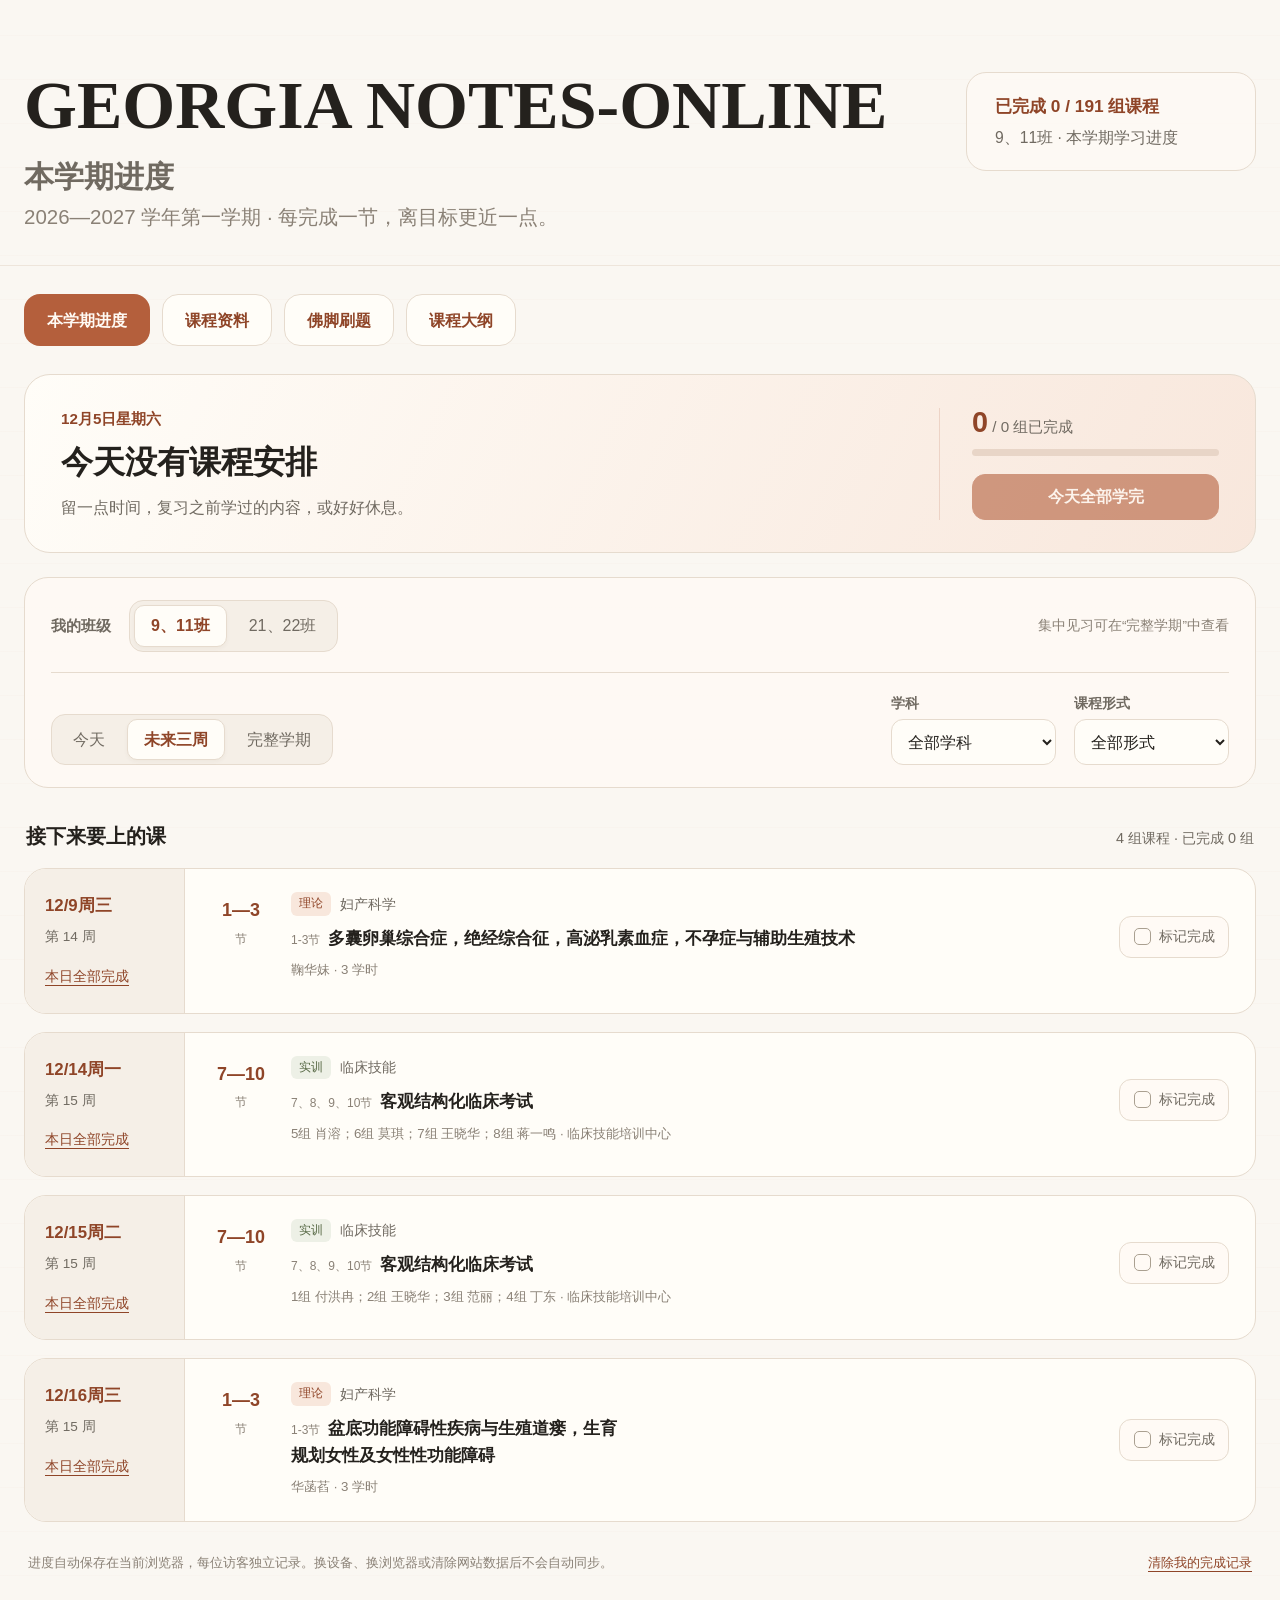
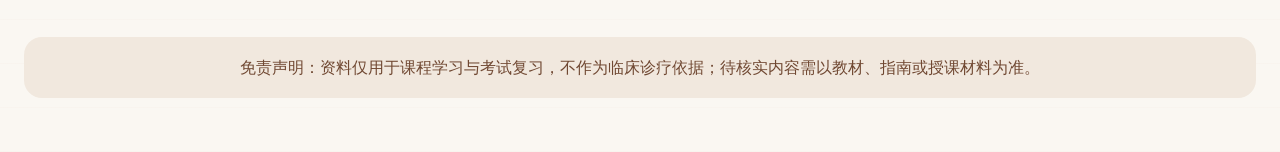
<file: index.html>
<!doctype html>
<html lang="zh-CN">
  <head>
    <meta charset="utf-8" />
    <meta name="viewport" content="width=device-width, initial-scale=1" />
    <meta name="color-scheme" content="light" />
    <title>本学期进度 | GEORGIA NOTES-ONLINE</title>
    <link rel="stylesheet" href="assets/style.css" />
    <link rel="stylesheet" href="assets/progress.css" />
    <script src="assets/progress.js" defer></script>
  </head>
  <body class="progress-page">
    <header class="site-header">
      <div class="header-inner">
        <div>
          <h1 class="site-title">GEORGIA NOTES-ONLINE</h1>
          <p class="site-kicker">本学期进度</p>
          <p class="site-subtitle">2026—2027 学年第一学期 · 每完成一节，离目标更近一点。</p>
        </div>
        <aside class="library-stats" aria-label="本学期学习进度">
          <strong id="semesterCount">正在读取进度</strong>
          <span id="semesterClass">完成记录保存在当前浏览器</span>
        </aside>
      </div>
    </header>

    <main class="main-content">
      <nav class="site-switcher" aria-label="站点功能">
        <a class="switcher-link is-active" href="index.html" aria-current="page">本学期进度</a>
        <a class="switcher-link" href="courses.html">课程资料</a>
        <a class="switcher-link" href="pages/banks.html">佛脚刷题</a>
        <a class="switcher-link" href="pages/syllabi.html">课程大纲</a>
      </nav>

      <section id="status" class="status" role="status">正在加载本学期课程安排。</section>
      <noscript><p class="status">请开启浏览器的 JavaScript，以查看课程安排和保存学习进度。</p></noscript>

      <div id="progressContent" hidden>
        <section class="progress-overview" aria-labelledby="todayTitle">
          <div class="progress-today-copy">
            <p class="progress-eyebrow" id="todayDate"></p>
            <h2 id="todayTitle">今天的学习安排</h2>
            <p class="progress-today-subjects" id="todayText"></p>
          </div>
          <div class="progress-today-action">
            <p class="progress-today-count" id="todayCount"></p>
            <div id="todayTrack" class="progress-track" role="progressbar" aria-label="今日完成进度" aria-valuemin="0" aria-valuemax="100" aria-valuenow="0"><i id="todayBar"></i></div>
            <button class="progress-button is-primary" id="finishToday" type="button">今天全部学完</button>
          </div>
        </section>

        <section class="progress-filters" aria-label="课程筛选">
          <div class="progress-filter-row">
            <span class="progress-label" id="classLabel">我的班级</span>
            <div class="progress-segments" id="classSwitch" role="group" aria-labelledby="classLabel">
              <button type="button" data-value="9、11班" aria-pressed="true">9、11班</button>
              <button type="button" data-value="21、22班" aria-pressed="false">21、22班</button>
            </div>
            <span class="progress-filter-hint">集中见习可在“完整学期”中查看</span>
          </div>
          <div class="progress-filter-row progress-filter-options">
            <div class="progress-segments progress-scope" id="scopeTabs" role="group" aria-label="时间范围">
              <button type="button" data-value="today" aria-pressed="false">今天</button>
              <button type="button" data-value="upcoming" aria-pressed="true">未来三周</button>
              <button type="button" data-value="all" aria-pressed="false">完整学期</button>
            </div>
            <label class="progress-select"><span>学科</span><select id="subject" aria-label="筛选学科"></select></label>
            <label class="progress-select"><span>课程形式</span><select id="type" aria-label="筛选课程形式"><option>全部形式</option><option>理论</option><option>见习</option><option>实训</option></select></label>
          </div>
        </section>

        <div class="progress-list-heading">
          <h2 id="resultTitle">接下来要上的课</h2>
          <span id="resultCount"></span>
        </div>
        <div class="progress-timeline" id="timeline"></div>

        <div class="progress-storage">
          <p id="storageNote">进度自动保存在当前浏览器，每位访客独立记录。换设备、换浏览器或清除网站数据后不会自动同步。</p>
          <button id="reset" class="progress-text-button" type="button">清除我的完成记录</button>
        </div>
        <p id="saveStatus" class="progress-feedback" role="status" aria-live="polite"></p>
      </div>
    </main>

    <footer class="site-footer">
      <p>免责声明：资料仅用于课程学习与考试复习，不作为临床诊疗依据；待核实内容需以教材、指南或授课材料为准。</p>
    </footer>
  </body>
</html>
</file>
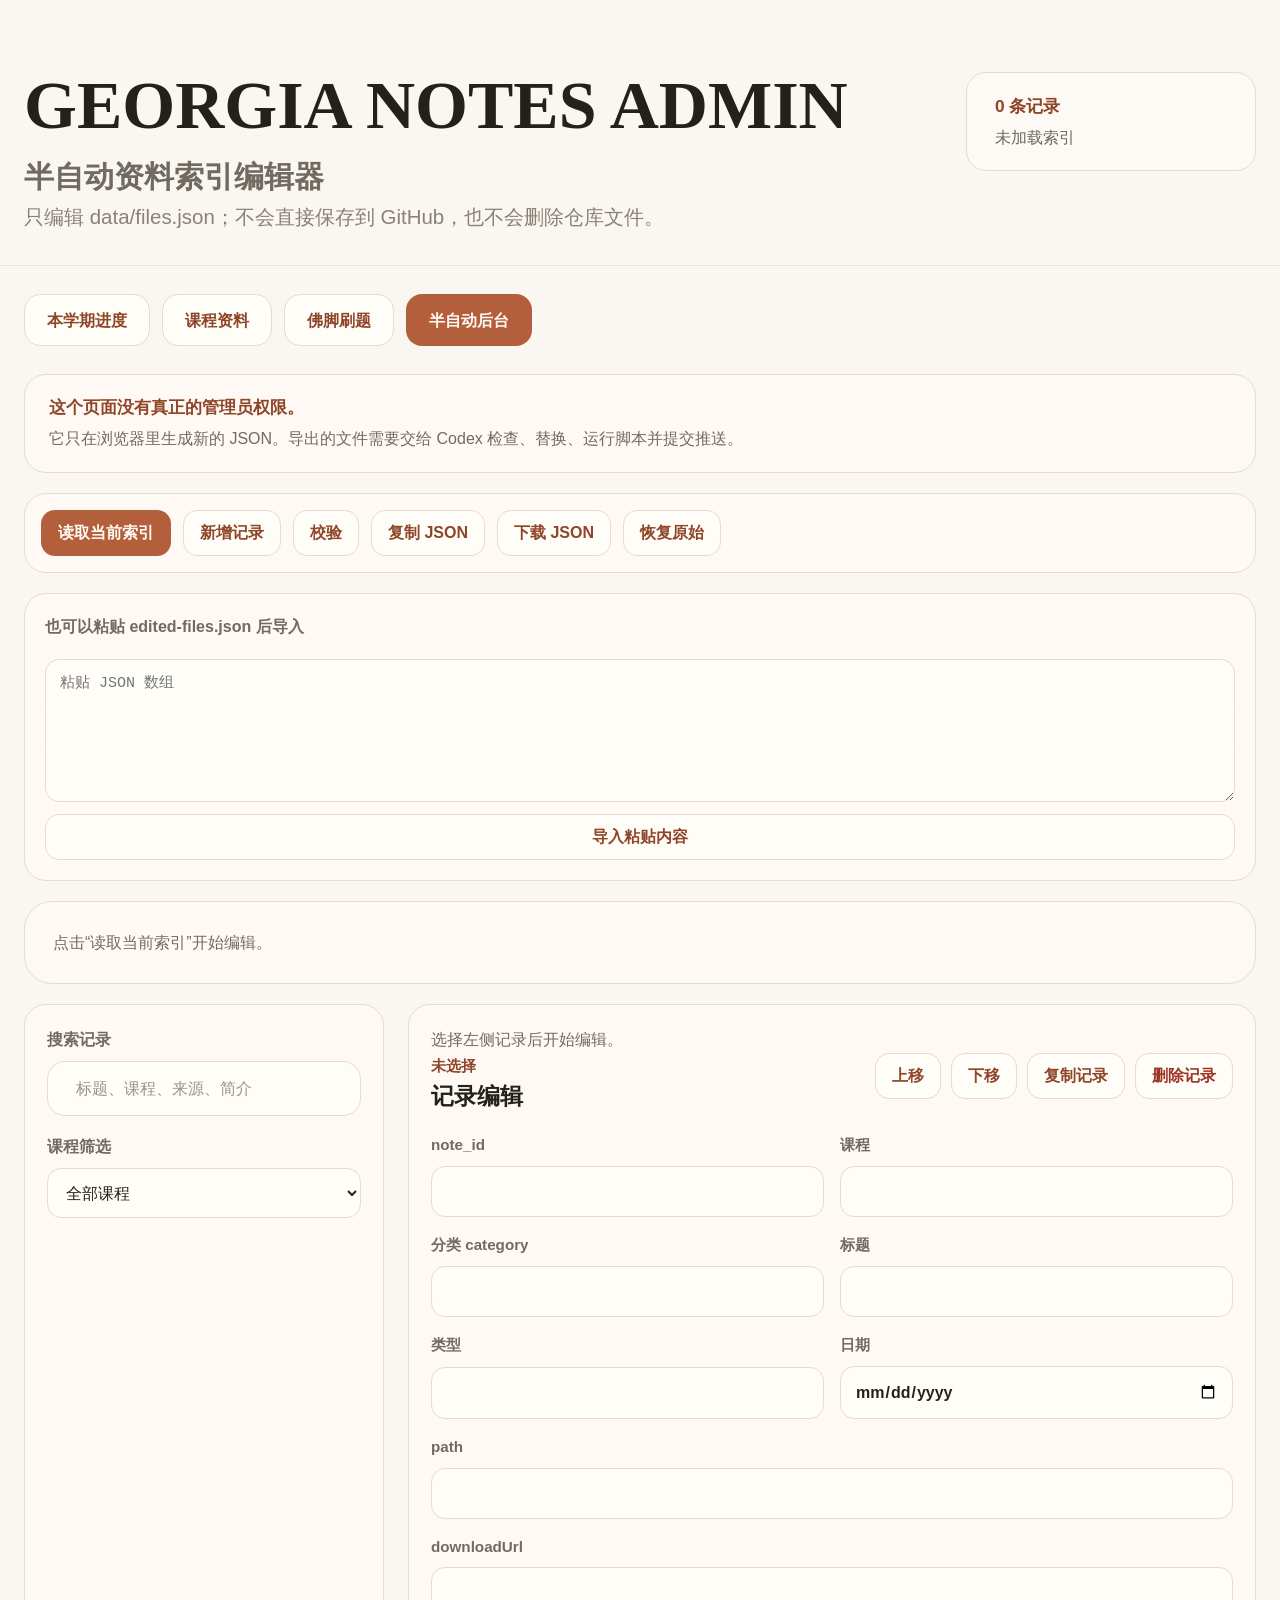
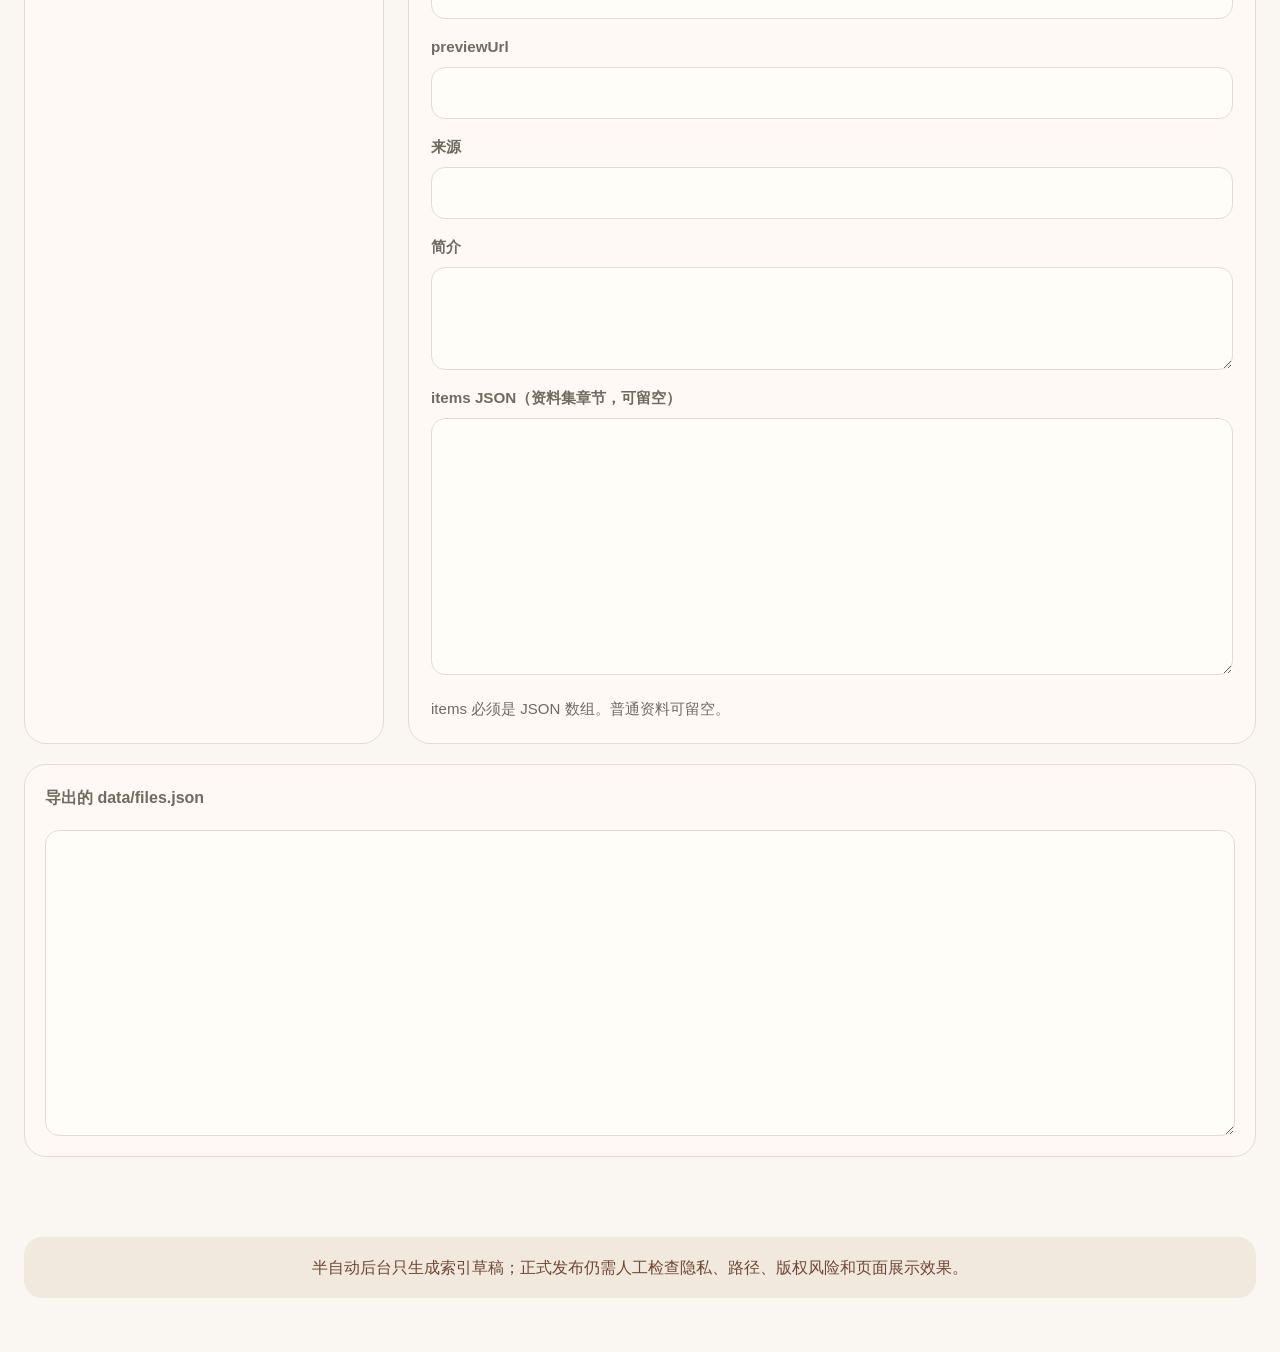
<file: admin.html>
<!doctype html>
<html lang="zh-CN">
  <head>
    <meta charset="utf-8" />
    <meta name="viewport" content="width=device-width, initial-scale=1" />
    <title>GEORGIA NOTES-ONLINE 半自动后台</title>
    <link rel="stylesheet" href="assets/style.css" />
  </head>
  <body>
    <header class="site-header">
      <div class="header-inner">
        <div>
          <h1 class="site-title">GEORGIA NOTES ADMIN</h1>
          <p class="site-kicker">半自动资料索引编辑器</p>
          <p class="site-subtitle">只编辑 data/files.json；不会直接保存到 GitHub，也不会删除仓库文件。</p>
        </div>
        <aside class="library-stats" aria-label="编辑统计">
          <strong id="adminCount">0 条记录</strong>
          <span id="dirtyState">未加载索引</span>
        </aside>
      </div>
    </header>

    <main class="main-content">
      <nav class="site-switcher" aria-label="站点功能">
        <a class="switcher-link" href="index.html">本学期进度</a>
        <a class="switcher-link" href="courses.html">课程资料</a>
        <a class="switcher-link" href="pages/banks.html">佛脚刷题</a>
        <a class="switcher-link is-active" href="admin.html">半自动后台</a>
      </nav>

      <section class="admin-notice" aria-label="使用说明">
        <strong>这个页面没有真正的管理员权限。</strong>
        <span>它只在浏览器里生成新的 JSON。导出的文件需要交给 Codex 检查、替换、运行脚本并提交推送。</span>
      </section>

      <section class="admin-toolbar" aria-label="后台操作">
        <button class="admin-button is-primary" type="button" id="loadButton">读取当前索引</button>
        <button class="admin-button" type="button" id="addButton">新增记录</button>
        <button class="admin-button" type="button" id="validateButton">校验</button>
        <button class="admin-button" type="button" id="copyButton">复制 JSON</button>
        <button class="admin-button" type="button" id="downloadButton">下载 JSON</button>
        <button class="admin-button" type="button" id="resetButton">恢复原始</button>
      </section>

      <section class="admin-import" aria-label="导入 JSON">
        <label class="admin-label" for="importJson">也可以粘贴 edited-files.json 后导入</label>
        <textarea id="importJson" class="admin-textarea is-compact" rows="5" placeholder="粘贴 JSON 数组"></textarea>
        <button class="admin-button" type="button" id="importButton">导入粘贴内容</button>
      </section>

      <section id="adminStatus" class="status" role="status">点击“读取当前索引”开始编辑。</section>

      <section class="admin-layout" aria-label="索引编辑区" hidden>
        <aside class="admin-list-panel">
          <label class="admin-label" for="adminSearch">搜索记录</label>
          <input id="adminSearch" class="course-search admin-search" type="search" placeholder="标题、课程、来源、简介" />

          <label class="admin-label" for="courseFilter">课程筛选</label>
          <select id="courseFilter" class="admin-select">
            <option value="">全部课程</option>
          </select>

          <div id="recordList" class="admin-record-list"></div>
        </aside>

        <section class="admin-editor-panel" aria-label="当前记录编辑">
          <div id="emptyEditor" class="admin-empty">选择左侧记录后开始编辑。</div>
          <form id="recordForm" class="admin-form" hidden>
            <div class="admin-editor-heading">
              <div>
                <span id="selectedIndexLabel" class="admin-kicker">未选择</span>
                <h2 id="selectedTitle" class="admin-title">记录编辑</h2>
              </div>
              <div class="admin-inline-actions">
                <button class="admin-button" type="button" id="moveUpButton">上移</button>
                <button class="admin-button" type="button" id="moveDownButton">下移</button>
                <button class="admin-button" type="button" id="duplicateButton">复制记录</button>
                <button class="admin-button is-danger" type="button" id="deleteButton">删除记录</button>
              </div>
            </div>

            <div class="admin-grid">
              <label>
                <span>note_id</span>
                <input name="note_id" type="text" />
              </label>
              <label>
                <span>课程</span>
                <input name="course" type="text" required />
              </label>
              <label>
                <span>分类 category</span>
                <input name="category" type="text" required />
              </label>
              <label>
                <span>标题</span>
                <input name="title" type="text" required />
              </label>
              <label>
                <span>类型</span>
                <input name="type" type="text" required />
              </label>
              <label>
                <span>日期</span>
                <input name="date" type="date" required />
              </label>
              <label class="admin-wide">
                <span>path</span>
                <input name="path" type="text" />
              </label>
              <label class="admin-wide">
                <span>downloadUrl</span>
                <input name="downloadUrl" type="text" />
              </label>
              <label class="admin-wide">
                <span>previewUrl</span>
                <input name="previewUrl" type="text" />
              </label>
              <label class="admin-wide">
                <span>来源</span>
                <input name="source" type="text" required />
              </label>
              <label class="admin-wide">
                <span>简介</span>
                <textarea name="description" rows="3" required></textarea>
              </label>
              <label class="admin-wide">
                <span>items JSON（资料集章节，可留空）</span>
                <textarea id="itemsJson" rows="9" spellcheck="false"></textarea>
              </label>
            </div>
            <p id="itemsStatus" class="admin-helper">items 必须是 JSON 数组。普通资料可留空。</p>
          </form>
        </section>
      </section>

      <section class="admin-output" aria-label="导出结果">
        <label class="admin-label" for="outputJson">导出的 data/files.json</label>
        <textarea id="outputJson" class="admin-textarea" rows="12" readonly></textarea>
      </section>
    </main>

    <footer class="site-footer">
      <p>半自动后台只生成索引草稿；正式发布仍需人工检查隐私、路径、版权风险和页面展示效果。</p>
    </footer>

    <script>
      const state = {
        original: [],
        records: [],
        selectedIndex: -1,
        dirty: false,
        query: "",
        course: ""
      };

      const adminCountEl = document.getElementById("adminCount");
      const dirtyStateEl = document.getElementById("dirtyState");
      const statusEl = document.getElementById("adminStatus");
      const layoutEl = document.querySelector(".admin-layout");
      const recordListEl = document.getElementById("recordList");
      const recordFormEl = document.getElementById("recordForm");
      const emptyEditorEl = document.getElementById("emptyEditor");
      const outputJsonEl = document.getElementById("outputJson");
      const importJsonEl = document.getElementById("importJson");
      const courseFilterEl = document.getElementById("courseFilter");
      const adminSearchEl = document.getElementById("adminSearch");
      const selectedTitleEl = document.getElementById("selectedTitle");
      const selectedIndexLabelEl = document.getElementById("selectedIndexLabel");
      const itemsJsonEl = document.getElementById("itemsJson");
      const itemsStatusEl = document.getElementById("itemsStatus");

      function clone(value) {
        return JSON.parse(JSON.stringify(value));
      }

      function escapeHtml(value) {
        return String(value ?? "")
          .replaceAll("&", "&amp;")
          .replaceAll("<", "&lt;")
          .replaceAll(">", "&gt;")
          .replaceAll('"', "&quot;")
          .replaceAll("'", "&#039;");
      }

      function normalizeText(value) {
        return String(value ?? "").toLowerCase();
      }

      function isCollection(record) {
        return record.kind === "collection" || record.type === "Collection" || Array.isArray(record.items);
      }

      function isExternalUrl(value) {
        return String(value || "").startsWith("https://") || String(value || "").startsWith("http://");
      }

      function isAbsoluteLocalPath(value) {
        const text = String(value || "");
        return /^[A-Za-z]:[\\/]/.test(text) || text.startsWith("\\\\") || text.startsWith("/Users/") || text.startsWith("/home/");
      }

      function markDirty() {
        state.dirty = true;
        renderMeta();
        renderOutput();
      }

      function setStatus(message, mode = "") {
        statusEl.hidden = false;
        statusEl.className = mode ? `status ${mode}` : "status";
        statusEl.textContent = message;
      }

      function renderMeta() {
        adminCountEl.textContent = `${state.records.length} 条记录`;
        dirtyStateEl.textContent = state.dirty ? "有未导出的修改" : state.records.length ? "已加载索引" : "未加载索引";
      }

      function cleanRecord(record) {
        const copy = clone(record);
        ["note_id", "path", "downloadUrl", "previewUrl"].forEach((field) => {
          if (copy[field] === "" || copy[field] === null || copy[field] === undefined) delete copy[field];
        });
        if (Array.isArray(copy.items)) {
          copy.items = copy.items.map((item) => {
            const cleanItem = clone(item);
            ["path", "downloadUrl", "previewUrl"].forEach((field) => {
              if (cleanItem[field] === "" || cleanItem[field] === null || cleanItem[field] === undefined) delete cleanItem[field];
            });
            if (Array.isArray(cleanItem.files)) {
              cleanItem.files = cleanItem.files.map((file) => {
                const cleanFile = clone(file);
                ["downloadUrl", "previewUrl"].forEach((field) => {
                  if (cleanFile[field] === "" || cleanFile[field] === null || cleanFile[field] === undefined) delete cleanFile[field];
                });
                return cleanFile;
              });
            }
            return cleanItem;
          });
        } else {
          delete copy.items;
          if (copy.kind === "collection") delete copy.kind;
        }
        return copy;
      }

      function exportRecords() {
        return state.records.map(cleanRecord);
      }

      function renderOutput() {
        outputJsonEl.value = state.records.length ? JSON.stringify(exportRecords(), null, 2) : "";
      }

      function getFilteredEntries() {
        const query = normalizeText(state.query);
        return state.records
          .map((record, index) => ({ record, index }))
          .filter(({ record }) => {
            const courseMatch = !state.course || record.category === state.course || record.course === state.course;
            const text = [record.title, record.course, record.category, record.source, record.description, record.path, record.previewUrl, record.downloadUrl]
              .map(normalizeText)
              .join(" ");
            return courseMatch && (!query || text.includes(query));
          });
      }

      function renderCourseFilter() {
        const current = state.course;
        const options = [...new Map(state.records.map((record) => [record.category || record.course || "未分类", record.course || record.category || "未分类"])).entries()];
        courseFilterEl.innerHTML = `<option value="">全部课程</option>${options
          .map(([value, label]) => `<option value="${escapeHtml(value)}">${escapeHtml(label)}</option>`)
          .join("")}`;
        courseFilterEl.value = current;
      }

      function renderList() {
        const entries = getFilteredEntries();
        if (!entries.length) {
          recordListEl.innerHTML = `<p class="admin-empty is-small">没有匹配记录。</p>`;
          return;
        }

        recordListEl.innerHTML = entries
          .map(({ record, index }) => {
            const selected = index === state.selectedIndex;
            const typeLabel = isCollection(record) ? "资料集" : record.type || "未填类型";
            return `
              <button class="admin-record${selected ? " is-selected" : ""}" type="button" data-index="${index}">
                <strong>${escapeHtml(record.title || "未命名资料")}</strong>
                <span>${escapeHtml(record.course || "未填课程")} · ${escapeHtml(typeLabel)}</span>
              </button>
            `;
          })
          .join("");
      }

      function renderEditor() {
        const record = state.records[state.selectedIndex];
        const hasRecord = Boolean(record);
        recordFormEl.hidden = !hasRecord;
        emptyEditorEl.hidden = hasRecord;
        if (!record) return;

        selectedIndexLabelEl.textContent = `第 ${state.selectedIndex + 1} 条`;
        selectedTitleEl.textContent = record.title || "未命名资料";
        Array.from(recordFormEl.elements).forEach((element) => {
          if (!element.name) return;
          element.value = record[element.name] ?? "";
        });
        itemsJsonEl.value = Array.isArray(record.items) ? JSON.stringify(record.items, null, 2) : "";
        itemsStatusEl.textContent = Array.isArray(record.items) ? "items JSON 已读取。" : "普通资料可留空。";
        itemsStatusEl.className = "admin-helper";
      }

      function renderAll() {
        renderMeta();
        renderCourseFilter();
        renderList();
        renderEditor();
        renderOutput();
        layoutEl.hidden = !state.records.length;
      }

      async function loadFiles() {
        try {
          const response = await fetch("data/files.json", { cache: "no-store" });
          if (!response.ok) throw new Error(`HTTP ${response.status}`);
          const records = await response.json();
          if (!Array.isArray(records)) throw new Error("data/files.json 必须是数组");
          state.original = clone(records);
          state.records = clone(records);
          state.selectedIndex = records.length ? 0 : -1;
          state.dirty = false;
          setStatus("已读取当前 data/files.json。你可以开始编辑，完成后复制或下载 JSON。");
          renderAll();
        } catch (error) {
          setStatus(`读取失败：${error.message}。如果直接打开本地 HTML，请改用本地网页服务或 GitHub Pages。`, "warning");
        }
      }

      function selectRecord(index) {
        state.selectedIndex = Number(index);
        renderList();
        renderEditor();
      }

      function updateSelectedField(name, value) {
        const record = state.records[state.selectedIndex];
        if (!record) return;
        if (value === "" && ["note_id", "path", "downloadUrl", "previewUrl"].includes(name)) {
          delete record[name];
        } else {
          record[name] = value;
        }
        if (name === "type" && value !== "Collection" && !Array.isArray(record.items)) {
          delete record.kind;
        }
        markDirty();
        renderList();
        renderEditorHeaderOnly();
      }

      function renderEditorHeaderOnly() {
        const record = state.records[state.selectedIndex];
        if (!record) return;
        selectedTitleEl.textContent = record.title || "未命名资料";
      }

      function updateItemsJson() {
        const record = state.records[state.selectedIndex];
        if (!record) return;
        const text = itemsJsonEl.value.trim();
        if (!text) {
          delete record.items;
          if (record.kind === "collection") delete record.kind;
          itemsStatusEl.textContent = "items 已清空。";
          itemsStatusEl.className = "admin-helper";
          markDirty();
          renderList();
          return;
        }
        try {
          const items = JSON.parse(text);
          if (!Array.isArray(items)) throw new Error("items 必须是数组");
          record.items = items;
          record.kind = "collection";
          record.type = record.type || "Collection";
          itemsStatusEl.textContent = "items JSON 有效，已应用。";
          itemsStatusEl.className = "admin-helper";
          markDirty();
          renderList();
        } catch (error) {
          itemsStatusEl.textContent = `items JSON 无效：${error.message}`;
          itemsStatusEl.className = "admin-helper is-error";
        }
      }

      function addRecord() {
        const today = new Date().toISOString().slice(0, 10);
        state.records.unshift({
          note_id: "",
          course: "",
          category: "",
          title: "新资料",
          type: "PDF",
          date: today,
          path: "",
          source: "",
          description: ""
        });
        state.selectedIndex = 0;
        state.dirty = true;
        setStatus("已新增一条记录。请补全字段后导出 JSON。");
        renderAll();
      }

      function duplicateRecord() {
        const record = state.records[state.selectedIndex];
        if (!record) return;
        const copy = clone(record);
        copy.title = `${copy.title || "未命名资料"} 副本`;
        if (copy.note_id) copy.note_id = `${copy.note_id}-copy`;
        state.records.splice(state.selectedIndex + 1, 0, copy);
        state.selectedIndex += 1;
        markDirty();
        renderAll();
      }

      function deleteRecord() {
        const record = state.records[state.selectedIndex];
        if (!record) return;
        const ok = window.confirm(`只从导出的 files.json 中删除这条记录，不会删除仓库文件：\n${record.title || "未命名资料"}`);
        if (!ok) return;
        state.records.splice(state.selectedIndex, 1);
        state.selectedIndex = Math.min(state.selectedIndex, state.records.length - 1);
        markDirty();
        renderAll();
      }

      function moveSelected(offset) {
        const index = state.selectedIndex;
        const target = index + offset;
        if (index < 0 || target < 0 || target >= state.records.length) return;
        const [record] = state.records.splice(index, 1);
        state.records.splice(target, 0, record);
        state.selectedIndex = target;
        markDirty();
        renderAll();
      }

      function validateRecord(record, index, seenPaths, errors) {
        const label = `第 ${index + 1} 条`;
        ["course", "category", "title", "type", "date", "source", "description"].forEach((field) => {
          if (!record[field]) errors.push(`${label} 缺少 ${field}`);
        });
        if (isCollection(record) && !record.path) errors.push(`${label} 是资料集，缺少 path`);
        if (!isCollection(record) && !record.path && !record.previewUrl) errors.push(`${label} 必须有 path 或 previewUrl`);
        ["path", "downloadUrl", "previewUrl"].forEach((field) => {
          if (!record[field]) return;
          if (isAbsoluteLocalPath(record[field])) errors.push(`${label} ${field} 疑似本地路径`);
          if (field !== "previewUrl" && isExternalUrl(record[field])) errors.push(`${label} ${field} 不应是外部 URL`);
          if (field === "previewUrl" && !isExternalUrl(record[field]) && !String(record[field]).startsWith("files/") && !String(record[field]).startsWith("notes/")) {
            errors.push(`${label} previewUrl 应为 https://、files/ 或 notes/`);
          }
        });
        if (record.path) {
          if (seenPaths.has(record.path)) errors.push(`${label} path 重复：${record.path}`);
          seenPaths.add(record.path);
        }
        if (isCollection(record)) {
          if (!Array.isArray(record.items) || !record.items.length) {
            errors.push(`${label} 是资料集，但 items 为空`);
          } else {
            record.items.forEach((item, itemIndex) => {
              if (!item.title) errors.push(`${label} items[${itemIndex + 1}] 缺少 title`);
              const files = Array.isArray(item.files) ? item.files : item.path ? [item] : [];
              if (!files.length) errors.push(`${label} items[${itemIndex + 1}] 缺少 path 或 files`);
              files.forEach((file) => {
                if (!file.path) errors.push(`${label} items[${itemIndex + 1}] 缺少 path`);
                if (!file.type) errors.push(`${label} items[${itemIndex + 1}] 缺少 type`);
              });
            });
          }
        }
      }

      function validateAll() {
        const errors = [];
        const seenPaths = new Set();
        const records = exportRecords();
        if (!records.length) errors.push("索引为空");
        records.forEach((record, index) => validateRecord(record, index, seenPaths, errors));
        if (errors.length) {
          setStatus(`校验发现 ${errors.length} 个问题：${errors.slice(0, 6).join("；")}${errors.length > 6 ? "；..." : ""}`, "warning");
          return false;
        }
        setStatus("本页基础校验通过。正式发布前仍需 Codex 运行仓库脚本。");
        return true;
      }

      async function copyJson() {
        renderOutput();
        try {
          await navigator.clipboard.writeText(outputJsonEl.value);
          setStatus("已复制 JSON。把它发给 Codex，或保存为 edited-files.json。");
        } catch {
          outputJsonEl.select();
          setStatus("浏览器未允许自动复制，请手动复制下方 JSON。", "warning");
        }
      }

      function downloadJson() {
        renderOutput();
        const blob = new Blob([`${outputJsonEl.value}\n`], { type: "application/json;charset=utf-8" });
        const url = URL.createObjectURL(blob);
        const link = document.createElement("a");
        link.href = url;
        link.download = "edited-files.json";
        link.click();
        URL.revokeObjectURL(url);
        setStatus("已下载 edited-files.json。正式替换前交给 Codex 检查。");
      }

      function resetRecords() {
        if (!state.original.length) return;
        if (state.dirty && !window.confirm("确认放弃当前页面内的修改？")) return;
        state.records = clone(state.original);
        state.selectedIndex = state.records.length ? 0 : -1;
        state.dirty = false;
        setStatus("已恢复到读取时的原始索引。");
        renderAll();
      }

      function importJson() {
        try {
          const records = JSON.parse(importJsonEl.value);
          if (!Array.isArray(records)) throw new Error("导入内容必须是 JSON 数组");
          state.records = records;
          state.selectedIndex = records.length ? 0 : -1;
          state.dirty = true;
          setStatus("已导入粘贴内容。请先校验，再复制或下载。");
          renderAll();
        } catch (error) {
          setStatus(`导入失败：${error.message}`, "warning");
        }
      }

      document.getElementById("loadButton").addEventListener("click", loadFiles);
      document.getElementById("addButton").addEventListener("click", addRecord);
      document.getElementById("validateButton").addEventListener("click", validateAll);
      document.getElementById("copyButton").addEventListener("click", copyJson);
      document.getElementById("downloadButton").addEventListener("click", downloadJson);
      document.getElementById("resetButton").addEventListener("click", resetRecords);
      document.getElementById("importButton").addEventListener("click", importJson);
      document.getElementById("deleteButton").addEventListener("click", deleteRecord);
      document.getElementById("duplicateButton").addEventListener("click", duplicateRecord);
      document.getElementById("moveUpButton").addEventListener("click", () => moveSelected(-1));
      document.getElementById("moveDownButton").addEventListener("click", () => moveSelected(1));

      recordListEl.addEventListener("click", (event) => {
        const button = event.target.closest(".admin-record");
        if (button) selectRecord(button.dataset.index);
      });

      adminSearchEl.addEventListener("input", (event) => {
        state.query = event.target.value;
        renderList();
      });

      courseFilterEl.addEventListener("change", (event) => {
        state.course = event.target.value;
        renderList();
      });

      recordFormEl.addEventListener("input", (event) => {
        const field = event.target;
        if (field === itemsJsonEl) return;
        if (!field.name) return;
        updateSelectedField(field.name, field.value.trim());
      });

      itemsJsonEl.addEventListener("blur", updateItemsJson);
      renderMeta();
    </script>
  </body>
</html>
</file>
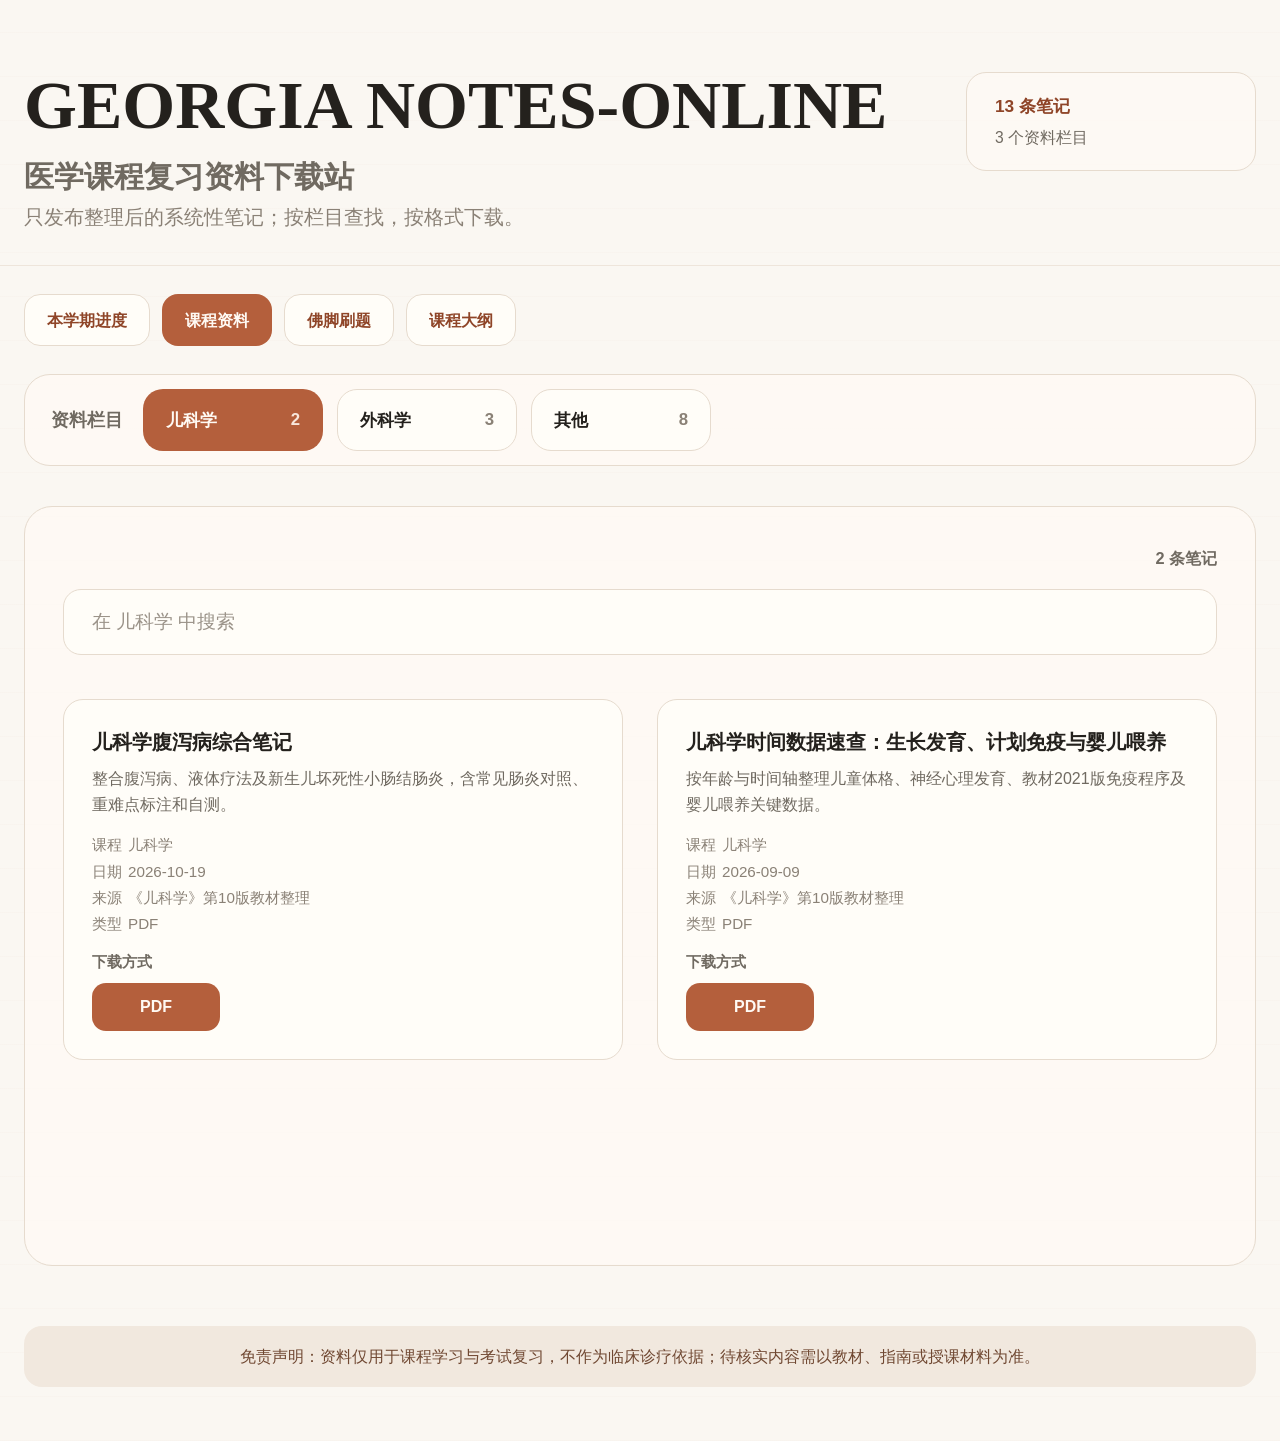
<file: courses.html>
<!doctype html>
<html lang="zh-CN">
  <head>
    <meta charset="utf-8" />
    <meta name="viewport" content="width=device-width, initial-scale=1" />
    <title>课程资料 | GEORGIA NOTES-ONLINE</title>
    <link rel="stylesheet" href="assets/style.css" />
  </head>
  <body>
    <header class="site-header">
      <div class="header-inner">
        <div>
          <h1 class="site-title">GEORGIA NOTES-ONLINE</h1>
          <p class="site-kicker">医学课程复习资料下载站</p>
          <p class="site-subtitle">只发布整理后的系统性笔记；按栏目查找，按格式下载。</p>
        </div>
        <aside class="library-stats" aria-label="资料统计">
          <strong id="totalNoteCount">0 条笔记</strong>
          <span id="courseCoverage">等待发布资料</span>
        </aside>
      </div>
    </header>

    <main class="main-content">
      <nav class="site-switcher" aria-label="站点功能">
        <a class="switcher-link" href="index.html">本学期进度</a>
        <a class="switcher-link is-active" href="courses.html" aria-current="page">课程资料</a>
        <a class="switcher-link" href="pages/banks.html">佛脚刷题</a>
        <a class="switcher-link" href="pages/syllabi.html">课程大纲</a>
      </nav>

      <nav id="courseNav" class="course-nav" aria-label="资料栏目" hidden></nav>

      <section id="status" class="status" role="status">正在加载 data/files.json。</section>

      <section id="coursePanel" class="course-panel" aria-label="当前栏目资料" hidden>
        <div class="panel-summary">
          <span id="activeCourseCount">0 条笔记</span>
        </div>
        <input
          id="courseSearch"
          class="course-search"
          type="search"
          placeholder="在当前栏目中搜索"
          aria-label="在当前栏目中搜索资料"
        />
        <div id="fileGrid" class="file-grid"></div>
        <p id="courseEmpty" class="course-empty" hidden>当前栏目里没有匹配的资料。</p>
      </section>
    </main>

    <footer class="site-footer">
      <p>免责声明：资料仅用于课程学习与考试复习，不作为临床诊疗依据；待核实内容需以教材、指南或授课材料为准。</p>
    </footer>

    <script>
      const courseNames = {
        pediatrics: "儿科学",
        imaging: "医学影像学",
        diagnostics: "诊断学",
        "preventive-medicine": "预防医学",
        "medical-english": "医学英语",
        pharmacoeconomics: "药物经济学",
        surgery: "外科学",
        others: "其他"
      };

      const courseOrder = ["pediatrics", "surgery", "others"];

      const state = {
        files: [],
        notes: [],
        courses: [],
        activeCourseId: ""
      };

      const courseNavEl = document.getElementById("courseNav");
      const statusEl = document.getElementById("status");
      const coursePanelEl = document.getElementById("coursePanel");
      const totalNoteCountEl = document.getElementById("totalNoteCount");
      const courseCoverageEl = document.getElementById("courseCoverage");
      const activeCourseCountEl = document.getElementById("activeCourseCount");
      const courseSearchEl = document.getElementById("courseSearch");
      const fileGridEl = document.getElementById("fileGrid");
      const courseEmptyEl = document.getElementById("courseEmpty");

      function escapeHtml(value) {
        return String(value ?? "")
          .replaceAll("&", "&amp;")
          .replaceAll("<", "&lt;")
          .replaceAll(">", "&gt;")
          .replaceAll('"', "&quot;")
          .replaceAll("'", "&#039;");
      }

      function normalizeText(value) {
        return String(value ?? "").toLowerCase();
      }

      function getCourseId(file) {
        return file.category || getCourseLabel(file);
      }

      function getCourseLabel(file) {
        return file.course || courseNames[file.category] || file.category || "未分类";
      }

      function getNoteKey(file) {
        return file.note_id || [getCourseId(file), file.title, file.date].map((item) => String(item || "")).join("|");
      }

      function isCollection(note) {
        return note.kind === "collection" || note.type === "Collection" || Array.isArray(note.items);
      }

      function getDownloadables(note) {
        if (isCollection(note)) {
          return Array.isArray(note.items) ? note.items : [];
        }
        return Array.isArray(note.files) ? note.files : [note];
      }

      function getItemFiles(item) {
        if (Array.isArray(item.files) && item.files.length) {
          return item.files;
        }
        if (item.path) {
          return [
            {
              title: item.title,
              type: item.type || "PDF",
              path: item.path,
              downloadUrl: item.downloadUrl,
              previewUrl: item.previewUrl
            }
          ];
        }
        return [];
      }

      function groupByNote(files) {
        const groups = new Map();
        files.forEach((file) => {
          const key = getNoteKey(file);
          if (!groups.has(key)) {
            groups.set(key, {
              ...file,
              courseId: getCourseId(file),
              courseLabel: getCourseLabel(file),
              files: []
            });
          }
          groups.get(key).files.push(file);
        });

        return Array.from(groups.values()).map((note) => {
          note.files.sort((a, b) => String(a.type || "").localeCompare(String(b.type || ""), "zh-CN"));
          note.previewUrl = note.previewUrl || note.files.find((file) => file.previewUrl)?.previewUrl || "";
          note.types = isCollection(note)
            ? ["章节合集"]
            : [...new Set(note.files.map((file) => file.type).filter(Boolean))];
          note.searchText = getSearchText(note);
          return note;
        });
      }

      function getSectionId(note) {
        const course = String(note.course || "").trim();
        const category = String(note.category || "").toLowerCase();
        if (category === "pediatrics" || course.startsWith("儿科学")) {
          return "pediatrics";
        }
        if (category === "surgery" || course === "外科学") {
          return "surgery";
        }
        return "others";
      }

      function buildCourses(notes) {
        const groups = new Map(courseOrder.map((id) => [id, {
          id,
          label: courseNames[id],
          notes: []
        }]));
        notes.forEach((note) => groups.get(getSectionId(note)).notes.push(note));
        return Array.from(groups.values());
      }

      function getSearchText(note) {
        const downloadables = getDownloadables(note);
        const values = [
          note.title,
          note.course,
          note.category,
          note.courseLabel,
          note.type,
          note.date,
          note.source,
          note.description,
          note.previewUrl,
          note.downloadUrl,
          ...downloadables.flatMap((item) => [item.title, item.type, item.path, item.downloadUrl, item.previewUrl, item.source])
        ];
        return values.map(normalizeText).join(" ");
      }

      function renderCourseNav() {
        courseNavEl.hidden = false;
        courseNavEl.innerHTML = `
          <span class="course-nav-label">资料栏目</span>
          <div class="course-tabs">
            ${state.courses
              .map((course) => {
                const isActive = course.id === state.activeCourseId;
                return `
                  <button
                    class="course-tab${isActive ? " is-active" : ""}"
                    type="button"
                    data-course-id="${escapeHtml(course.id)}"
                    aria-pressed="${isActive}"
                  >
                    <span>${escapeHtml(course.label)}</span>
                    <strong>${course.notes.length}</strong>
                  </button>
                `;
              })
              .join("")}
          </div>
        `;
      }

      function renderCollection(note) {
        const items = getDownloadables(note);
        if (!items.length) {
          return `<p class="collection-empty">这个资料集暂时没有章节文件。</p>`;
        }

        return `
          <details class="collection-detail">
            <summary>
              <span>查看章节</span>
              <strong>${items.length} 个文件</strong>
            </summary>
            <div class="chapter-list">
              ${items
                .map((item, index) => {
                  const chapterNumber = String(index + 1).padStart(2, "0");
                  const itemFiles = getItemFiles(item);
                  return `
                    <div class="chapter-row">
                      <span>${chapterNumber}. ${escapeHtml(item.title || "未命名章节")}</span>
                      <div class="chapter-actions">
                        ${itemFiles
                          .map(
                            (file) => `
                              <a class="chapter-format-button${String(file.type || "").toLowerCase() === "pdf" ? " is-pdf" : ""}" href="${escapeHtml(file.downloadUrl || file.path || "#")}" download>
                                ${escapeHtml(file.type || "下载")}
                              </a>
                            `
                          )
                          .join("")}
                      </div>
                    </div>
                  `;
                })
                .join("")}
            </div>
          </details>
        `;
      }

      function renderDownloadButtons(note) {
        const downloadableFiles = getDownloadables(note);
        return downloadableFiles
          .filter((item) => item.downloadUrl || item.path)
          .map((item, index) => {
            const label = item.type || "下载";
            return `<a class="download-link${note.previewUrl ? "" : index === 0 ? " is-primary" : ""}" href="${escapeHtml(item.downloadUrl || item.path || "#")}" download>${escapeHtml(label)}</a>`;
          })
          .join("");
      }

      function renderPreviewButton(note) {
        if (!note.previewUrl) return "";
        return `<a class="download-link preview-link is-primary" href="${escapeHtml(note.previewUrl)}" target="_blank" rel="noopener">在线预览</a>`;
      }

      function renderFileCard(note) {
        const collection = isCollection(note);
        const typeLabel = note.types && note.types.length ? note.types.join(" / ") : note.type || "未知";
        const downloadHtml = collection ? renderCollection(note) : renderDownloadButtons(note);

        return `
          <article class="file-card${collection ? " is-collection" : ""}" data-search="${escapeHtml(note.searchText)}">
            <div class="card-heading">
              <h3 class="file-title">${escapeHtml(note.title || "未命名资料")}</h3>
              ${collection ? `<span class="collection-badge">资料集</span>` : ""}
            </div>
            <p class="description" aria-label="简介">${escapeHtml(note.description || "暂无简介。")}</p>
            <dl class="meta">
              <div><dt>课程</dt><dd>${escapeHtml(note.courseLabel || getCourseLabel(note))}</dd></div>
              <div><dt>日期</dt><dd>${escapeHtml(note.date || "未填写")}</dd></div>
              <div><dt>来源</dt><dd>${escapeHtml(note.source || "未填写")}</dd></div>
              <div><dt>类型</dt><dd>${escapeHtml(typeLabel)}</dd></div>
            </dl>
            <div class="download-block">
              <div class="download-label">${collection ? "章节下载" : "下载方式"}</div>
              ${
                collection
                  ? downloadHtml
                  : `<div class="download-list">
                      ${renderPreviewButton(note)}
                      ${downloadHtml}
                    </div>`
              }
            </div>
          </article>
        `;
      }

      function getActiveCourse() {
        return state.courses.find((course) => course.id === state.activeCourseId) || state.courses[0];
      }

      function renderActiveCourse() {
        const course = getActiveCourse();
        if (!course) return;

        coursePanelEl.hidden = false;
        activeCourseCountEl.textContent = `${course.notes.length} 条笔记`;
        courseSearchEl.value = "";
        courseSearchEl.placeholder = `在 ${course.label} 中搜索`;
        fileGridEl.innerHTML = course.notes.map(renderFileCard).join("");
        courseEmptyEl.textContent = course.notes.length ? "当前栏目里没有匹配的资料。" : `暂无${course.label}资料。`;
        courseEmptyEl.hidden = course.notes.length > 0;
      }

      function render() {
        state.notes = groupByNote(state.files);
        state.courses = buildCourses(state.notes);

        if (!state.files.length || !state.courses.length) {
          totalNoteCountEl.textContent = "0 条笔记";
          courseCoverageEl.textContent = "等待发布资料";
          courseNavEl.hidden = true;
          coursePanelEl.hidden = true;
          statusEl.hidden = false;
          statusEl.className = "status";
          statusEl.textContent = "还没有发布资料。新增文件后，这里会自动显示资料栏目和下载入口。";
          return;
        }

        statusEl.hidden = true;
        totalNoteCountEl.textContent = `${state.notes.length} 条笔记`;
        courseCoverageEl.textContent = `${state.courses.length} 个资料栏目`;
        if (!state.activeCourseId || !state.courses.some((course) => course.id === state.activeCourseId)) {
          state.activeCourseId = (state.courses.find((course) => course.notes.length) || state.courses[0]).id;
        }

        renderCourseNav();
        renderActiveCourse();
      }

      function filterActiveCourse(query) {
        const cards = Array.from(fileGridEl.querySelectorAll(".file-card"));
        let visibleCount = 0;
        cards.forEach((card) => {
          const isVisible = !query || card.dataset.search.includes(query);
          card.hidden = !isVisible;
          if (isVisible) visibleCount += 1;
        });
        courseEmptyEl.hidden = visibleCount > 0;
        activeCourseCountEl.textContent = `${visibleCount} 条笔记`;
      }

      async function loadFiles() {
        try {
          const response = await fetch("data/files.json", { cache: "no-store" });
          if (!response.ok) throw new Error(`HTTP ${response.status}`);
          const files = await response.json();
          if (!Array.isArray(files)) throw new Error("data/files.json 必须是数组");
          state.files = files;
          render();
        } catch (error) {
          courseNavEl.hidden = true;
          coursePanelEl.hidden = true;
          statusEl.hidden = false;
          statusEl.className = "status warning";
          statusEl.textContent = `无法读取 data/files.json：${error.message}。在 GitHub Pages 或本地网页服务中打开即可动态加载。`;
        }
      }

      courseNavEl.addEventListener("click", (event) => {
        const button = event.target.closest(".course-tab");
        if (!button) return;
        state.activeCourseId = button.dataset.courseId;
        renderCourseNav();
        renderActiveCourse();
      });

      courseSearchEl.addEventListener("input", (event) => {
        filterActiveCourse(normalizeText(event.target.value.trim()));
      });

      loadFiles();
    </script>
  </body>
</html>
</file>
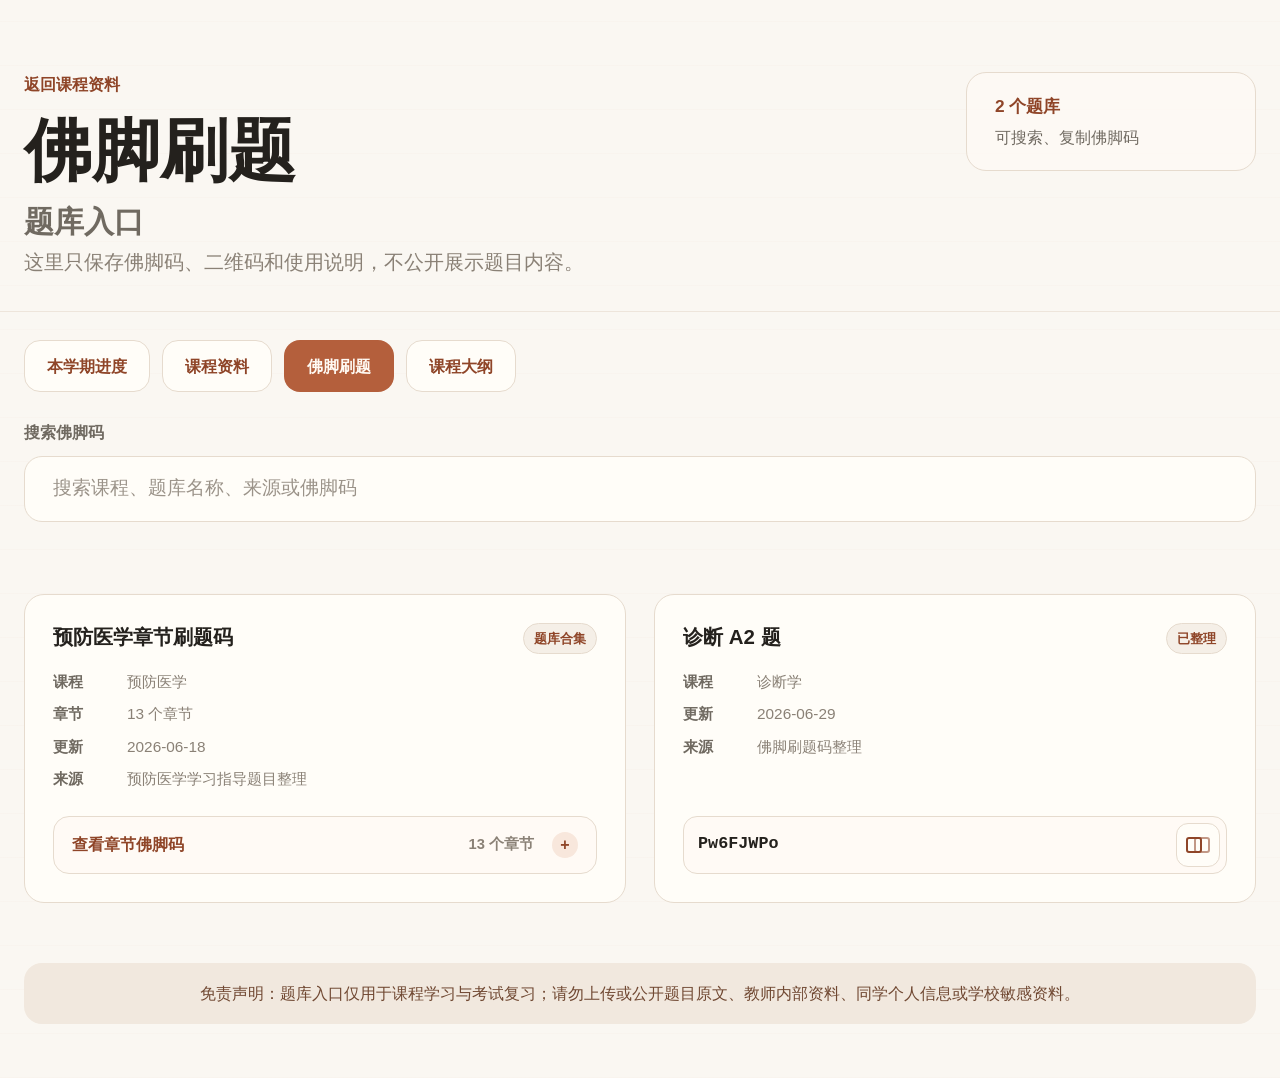
<file: pages/banks.html>
<!doctype html>
<html lang="zh-CN">
  <head>
    <meta charset="utf-8" />
    <meta name="viewport" content="width=device-width, initial-scale=1" />
    <title>佛脚刷题 | GEORGIA NOTES-ONLINE</title>
    <link rel="stylesheet" href="../assets/style.css" />
  </head>
  <body>
    <header class="site-header">
      <div class="header-inner">
        <div>
          <a class="back-link" href="../courses.html">返回课程资料</a>
          <h1 class="site-title">佛脚刷题</h1>
          <p class="site-kicker">题库入口</p>
          <p class="site-subtitle">这里只保存佛脚码、二维码和使用说明，不公开展示题目内容。</p>
        </div>
        <aside class="library-stats" aria-label="题库统计">
          <strong id="bankCount">0 个题库</strong>
          <span id="bankStatus">等待添加佛脚码</span>
        </aside>
      </div>
    </header>

    <main class="main-content">
      <nav class="site-switcher" aria-label="站点功能">
        <a class="switcher-link" href="../index.html">本学期进度</a>
        <a class="switcher-link" href="../courses.html">课程资料</a>
        <a class="switcher-link is-active" href="banks.html" aria-current="page">佛脚刷题</a>
        <a class="switcher-link" href="syllabi.html">课程大纲</a>
      </nav>

      <section class="banks-toolbar" aria-label="题库搜索">
        <label class="search-label" for="bankSearch">搜索佛脚码</label>
        <input
          id="bankSearch"
          class="course-search"
          type="search"
          placeholder="搜索课程、题库名称、来源或佛脚码"
          aria-label="搜索佛脚刷题题库"
        />
      </section>

      <section id="bankStatusMessage" class="status" role="status">正在加载 data/banks.json。</section>
      <section id="bankGrid" class="bank-grid" aria-label="佛脚刷题题库列表" hidden></section>
      <p id="bankEmpty" class="course-empty" hidden>没有匹配的佛脚刷题入口。</p>
    </main>

    <footer class="site-footer">
      <p>免责声明：题库入口仅用于课程学习与考试复习；请勿上传或公开题目原文、教师内部资料、同学个人信息或学校敏感资料。</p>
    </footer>

    <script>
      const state = {
        banks: []
      };

      const bankCountEl = document.getElementById("bankCount");
      const bankStatusEl = document.getElementById("bankStatus");
      const bankSearchEl = document.getElementById("bankSearch");
      const bankStatusMessageEl = document.getElementById("bankStatusMessage");
      const bankGridEl = document.getElementById("bankGrid");
      const bankEmptyEl = document.getElementById("bankEmpty");

      function escapeHtml(value) {
        return String(value ?? "")
          .replaceAll("&", "&amp;")
          .replaceAll("<", "&lt;")
          .replaceAll(">", "&gt;")
          .replaceAll('"', "&quot;")
          .replaceAll("'", "&#039;");
      }

      function normalizeText(value) {
        return String(value ?? "").toLowerCase();
      }

      function getSearchText(bank) {
        return [
          bank.course,
          bank.title,
          bank.code,
          bank.status,
          bank.lastUpdated,
          bank.source,
          bank.note,
          ...getBankItems(bank).flatMap((item) => [
            item.title,
            item.code,
            item.status,
            item.lastUpdated,
            item.source,
            item.note
          ])
        ]
          .map(normalizeText)
          .join(" ");
      }

      function isBankCollection(bank) {
        return bank.kind === "collection" || Array.isArray(bank.items);
      }

      function getBankItems(bank) {
        return Array.isArray(bank.items) ? bank.items : [];
      }

      function renderCodeBlock(code) {
        const safeCode = escapeHtml(code || "");
        return `
          <div class="bank-code-block">
            <span class="bank-code">${escapeHtml(code || "未填写")}</span>
            <button class="copy-code-button" type="button" data-code="${safeCode}" aria-label="复制佛脚码 ${safeCode}" title="复制佛脚码">
              <span class="copy-icon" aria-hidden="true"></span>
              <span class="copy-feedback" aria-live="polite"></span>
            </button>
          </div>
        `;
      }

      function renderQr(qr, title) {
        return qr
          ? `<img class="bank-qr" src="../${escapeHtml(qr)}" alt="${escapeHtml(title || "佛脚刷题")}二维码" loading="lazy" />`
          : "";
      }

      function renderBankCollection(bank) {
        const items = getBankItems(bank);
        if (!items.length) {
          return `<p class="collection-empty">这个题库合集暂时没有章节入口。</p>`;
        }

        return `
          <details class="collection-detail bank-collection-detail">
            <summary>
              <span>查看章节佛脚码</span>
              <strong>${items.length} 个章节</strong>
            </summary>
            <div class="bank-chapter-list">
              ${items
                .map(
                  (item) => `
                    <section class="bank-chapter">
                      <h3>${escapeHtml(item.title || "未命名章节")}</h3>
                      ${renderCodeBlock(item.code)}
                      ${renderQr(item.qr, item.title)}
                    </section>
                  `
                )
                .join("")}
            </div>
          </details>
        `;
      }

      function renderBankCard(bank) {
        const collection = isBankCollection(bank);
        const chapterText = collection ? `${getBankItems(bank).length} 个章节` : "";

        return `
          <article class="bank-card${collection ? " is-collection" : ""}" data-search="${escapeHtml(bank.searchText)}">
            <div class="card-heading">
              <h2 class="file-title">${escapeHtml(bank.title || "未命名题库")}</h2>
              <span class="collection-badge">${escapeHtml(collection ? "题库合集" : bank.status || "未标注")}</span>
            </div>
            <dl class="bank-meta">
              <div><dt>课程</dt><dd>${escapeHtml(bank.course || "未填写")}</dd></div>
              ${collection ? `<div><dt>章节</dt><dd>${escapeHtml(chapterText)}</dd></div>` : ""}
              <div><dt>更新</dt><dd>${escapeHtml(bank.lastUpdated || "未填写")}</dd></div>
              <div><dt>来源</dt><dd>${escapeHtml(bank.source || "未填写")}</dd></div>
            </dl>
            ${bank.note ? `<p class="description">${escapeHtml(bank.note)}</p>` : ""}
            ${collection ? renderBankCollection(bank) : renderCodeBlock(bank.code)}
            ${collection ? "" : renderQr(bank.qr, bank.title)}
          </article>
        `;
      }

      function renderBanks() {
        const banks = state.banks.map((bank) => ({
          ...bank,
          searchText: getSearchText(bank)
        }));

        bankCountEl.textContent = `${banks.length} 个题库`;
        bankStatusEl.textContent = banks.length ? "可搜索、复制佛脚码" : "等待添加佛脚码";

        if (!banks.length) {
          bankStatusMessageEl.hidden = false;
          bankStatusMessageEl.className = "status";
          bankStatusMessageEl.textContent = "还没有添加佛脚刷题入口。新增 data/banks.json 记录后，这里会自动显示。";
          bankGridEl.hidden = true;
          bankEmptyEl.hidden = true;
          return;
        }

        bankStatusMessageEl.hidden = true;
        bankGridEl.hidden = false;
        bankGridEl.innerHTML = banks.map(renderBankCard).join("");
        filterBanks(normalizeText(bankSearchEl.value.trim()));
      }

      function filterBanks(query) {
        const cards = Array.from(bankGridEl.querySelectorAll(".bank-card"));
        let visibleCount = 0;
        cards.forEach((card) => {
          const isVisible = !query || card.dataset.search.includes(query);
          card.hidden = !isVisible;
          if (isVisible) visibleCount += 1;
        });
        bankEmptyEl.hidden = visibleCount > 0 || !cards.length;
        bankCountEl.textContent = query ? `${visibleCount} 个匹配` : `${cards.length} 个题库`;
      }

      async function copyCode(button) {
        const code = button.dataset.code;
        if (!code) return;
        const feedback = button.querySelector(".copy-feedback");
        const originalLabel = button.getAttribute("aria-label");
        const originalTitle = button.getAttribute("title");
        try {
          await navigator.clipboard.writeText(code);
          button.classList.add("is-copied");
          button.setAttribute("aria-label", "已复制佛脚码");
          button.setAttribute("title", "已复制");
          if (feedback) feedback.textContent = "已复制";
        } catch (error) {
          button.setAttribute("aria-label", "复制失败");
          button.setAttribute("title", "复制失败");
          if (feedback) feedback.textContent = "复制失败";
        }
        window.setTimeout(() => {
          button.classList.remove("is-copied");
          button.setAttribute("aria-label", originalLabel);
          button.setAttribute("title", originalTitle);
          if (feedback) feedback.textContent = "";
        }, 1600);
      }

      async function loadBanks() {
        try {
          const response = await fetch("../data/banks.json", { cache: "no-store" });
          if (!response.ok) throw new Error(`HTTP ${response.status}`);
          const banks = await response.json();
          if (!Array.isArray(banks)) throw new Error("data/banks.json 必须是数组");
          state.banks = banks;
          renderBanks();
        } catch (error) {
          bankGridEl.hidden = true;
          bankEmptyEl.hidden = true;
          bankStatusMessageEl.hidden = false;
          bankStatusMessageEl.className = "status warning";
          bankStatusMessageEl.textContent = `无法读取 data/banks.json：${error.message}。在 GitHub Pages 或本地网页服务中打开即可动态加载。`;
        }
      }

      bankSearchEl.addEventListener("input", (event) => {
        filterBanks(normalizeText(event.target.value.trim()));
      });

      bankGridEl.addEventListener("click", (event) => {
        const button = event.target.closest(".copy-code-button");
        if (!button) return;
        copyCode(button);
      });

      loadBanks();
    </script>
  </body>
</html>
</file>
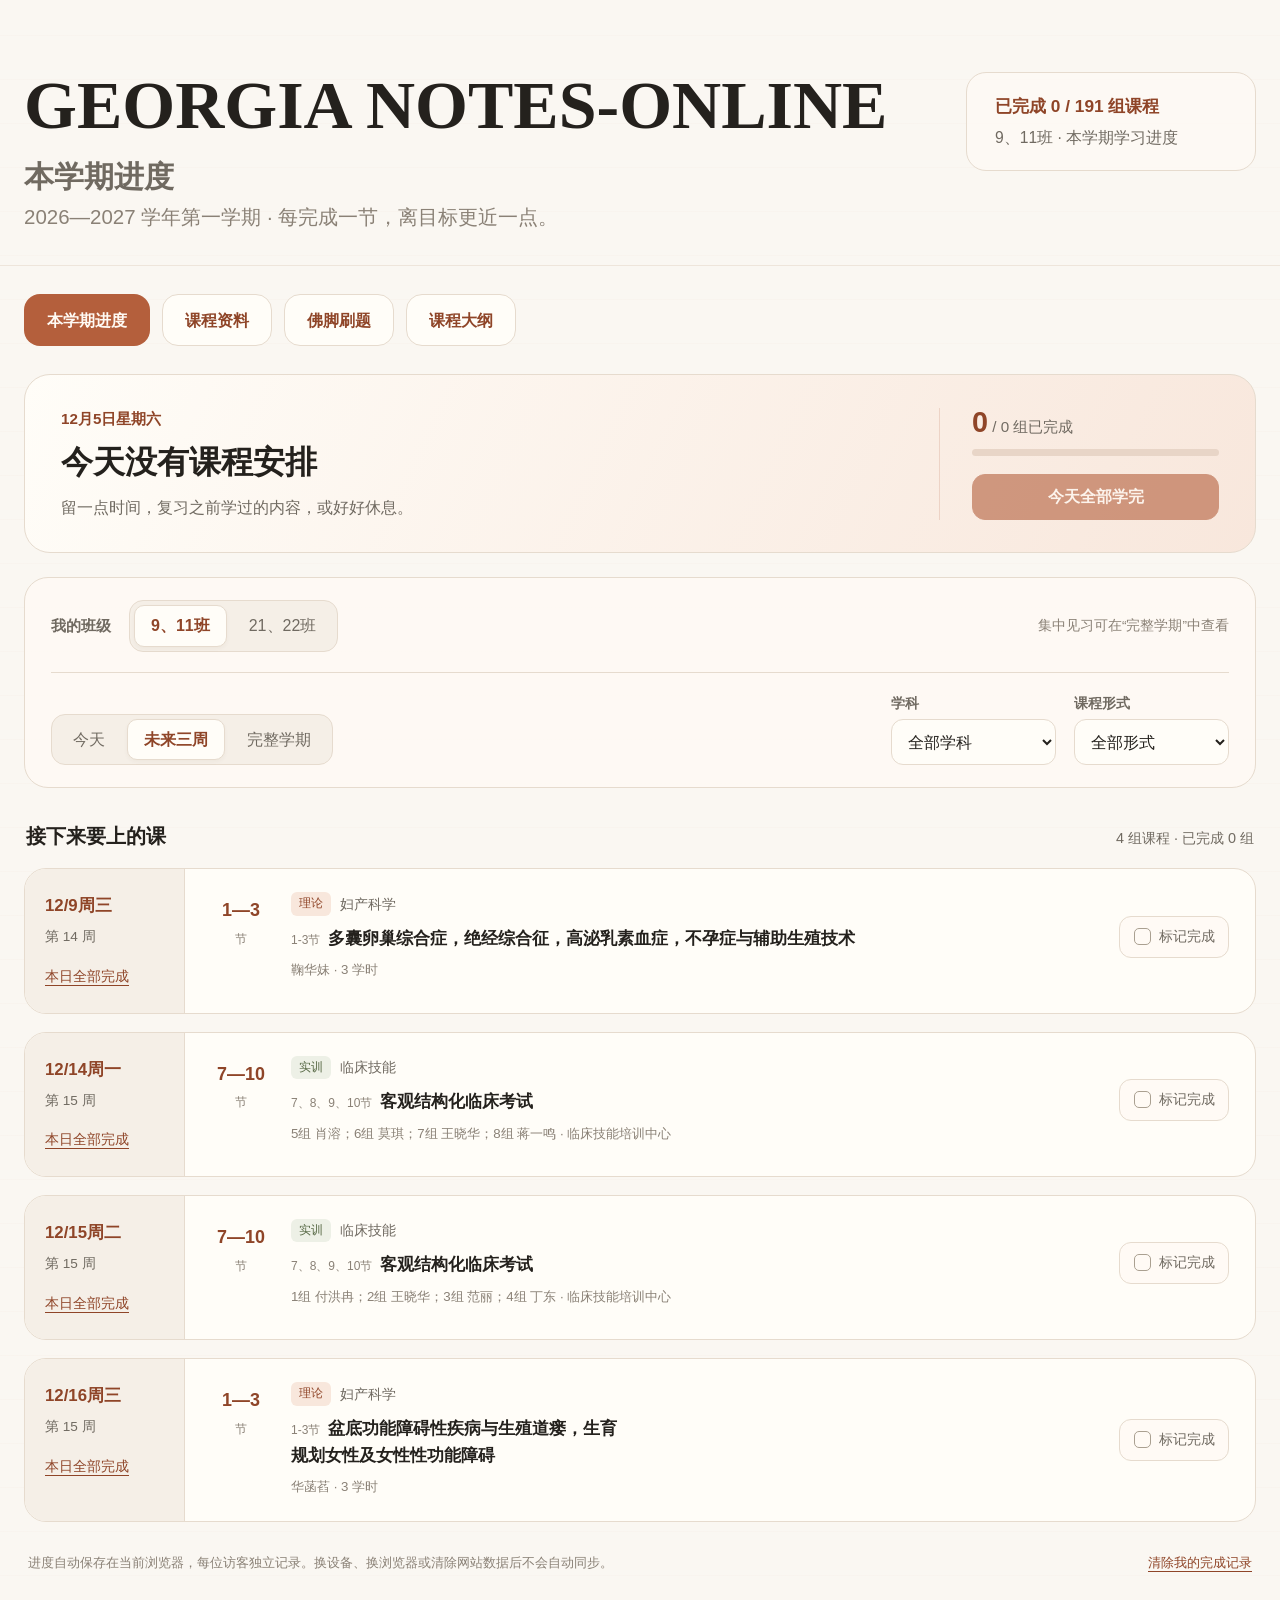
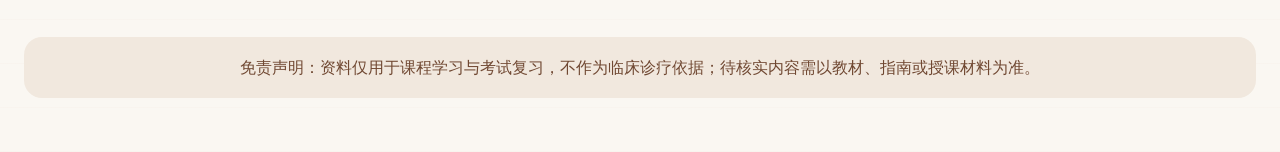
<file: pages/progress.html>
<!doctype html>
<html lang="zh-CN">
<head>
  <meta charset="utf-8" />
  <meta name="viewport" content="width=device-width, initial-scale=1" />
  <meta http-equiv="refresh" content="0;url=../index.html" />
  <title>本学期进度 | GEORGIA NOTES-ONLINE</title>
  <link rel="stylesheet" href="../assets/style.css" />
  <script>location.replace("../index.html" + location.search + location.hash);</script>
</head>
<body><main class="main-content"><p><a href="../index.html">打开本学期进度</a></p></main></body>
</html>
</file>
<file: assets/style.css>
:root {
  color-scheme: light;
  --bg: #faf7f2;
  --surface: #fffdf8;
  --surface-muted: #fffaf5;
  --surface-strong: #f5efe7;
  --text: #24211d;
  --muted: #706a61;
  --soft: #8a8176;
  --line: #e6dbce;
  --accent: #b45f3c;
  --accent-strong: #8f4528;
  --accent-soft: #f8e7dc;
  --footer-bg: #f1e8de;
  --footer-text: #704832;
  --warning-bg: #fff3da;
  --warning-text: #7a4d00;
}

* {
  box-sizing: border-box;
}

body {
  margin: 0;
  background:
    repeating-linear-gradient(0deg, rgba(180, 95, 60, 0.018) 0, rgba(180, 95, 60, 0.018) 1px, transparent 1px, transparent 44px),
    var(--bg);
  color: var(--text);
  font-family: ui-sans-serif, -apple-system, BlinkMacSystemFont, "Segoe UI", "Noto Sans SC", "Microsoft YaHei", sans-serif;
  line-height: 1.6;
}

a {
  color: inherit;
}

.site-header {
  border-bottom: 1px solid rgba(230, 219, 206, 0.6);
}

.header-inner,
.main-content,
.site-footer {
  width: min(1248px, calc(100% - 48px));
  margin: 0 auto;
}

.header-inner {
  display: grid;
  grid-template-columns: minmax(0, 1fr) auto;
  gap: 28px;
  align-items: start;
  padding: 72px 0 32px;
}

.site-title {
  margin: 0;
  font-family: ui-serif, Georgia, "Times New Roman", serif;
  font-size: clamp(2.45rem, 6vw, 4.25rem);
  font-weight: 800;
  line-height: 0.98;
  letter-spacing: 0;
}

.site-kicker {
  margin: 18px 0 0;
  color: var(--muted);
  font-size: clamp(1.2rem, 2.5vw, 1.9rem);
  font-weight: 800;
  line-height: 1.25;
}

.site-subtitle {
  max-width: 720px;
  margin: 6px 0 0;
  color: var(--soft);
  font-size: clamp(1rem, 2vw, 1.28rem);
}

.library-stats {
  min-width: 290px;
  border: 1px solid var(--line);
  border-radius: 20px;
  padding: 20px 28px;
  background: rgba(255, 250, 245, 0.72);
}

.library-stats strong,
.library-stats span {
  display: block;
}

.library-stats strong {
  color: var(--accent-strong);
  font-size: 1.08rem;
}

.library-stats span {
  margin-top: 4px;
  color: var(--muted);
  font-size: 0.98rem;
}

.main-content {
  padding: 28px 0 40px;
}

.site-switcher {
  display: flex;
  flex-wrap: wrap;
  gap: 12px;
  margin-bottom: 28px;
}

.switcher-link {
  display: inline-flex;
  align-items: center;
  justify-content: center;
  min-height: 52px;
  border: 1px solid var(--line);
  border-radius: 16px;
  padding: 0 22px;
  background: var(--surface);
  color: var(--accent-strong);
  font-size: 1.02rem;
  font-weight: 850;
  text-decoration: none;
  transition: background 160ms ease, border-color 160ms ease, color 160ms ease;
}

.switcher-link:hover,
.switcher-link:focus-visible,
.switcher-link.is-active {
  border-color: transparent;
  background: var(--accent);
  color: #fffaf4;
  outline: none;
}

.switcher-link:focus-visible {
  outline: 3px solid rgba(180, 95, 60, 0.22);
}

.course-nav {
  display: flex;
  align-items: center;
  gap: 20px;
  margin-bottom: 40px;
  border: 1px solid var(--line);
  border-radius: 26px;
  padding: 14px 26px;
  background: rgba(255, 250, 245, 0.8);
  overflow-x: auto;
}

.course-nav-label {
  flex: 0 0 auto;
  color: var(--muted);
  font-size: 1.12rem;
  font-weight: 800;
  white-space: nowrap;
}

.course-tabs {
  display: flex;
  gap: 14px;
  min-width: max-content;
}

.course-tab {
  display: inline-flex;
  align-items: center;
  justify-content: space-between;
  gap: 18px;
  min-width: 180px;
  min-height: 62px;
  border: 1px solid var(--line);
  border-radius: 20px;
  padding: 0 22px;
  background: var(--surface);
  color: var(--text);
  cursor: pointer;
  font: inherit;
  font-size: 1.08rem;
  font-weight: 800;
  transition: background 160ms ease, border-color 160ms ease, color 160ms ease;
}

.course-tab strong {
  color: var(--soft);
  font-size: 1.05rem;
}

.course-tab:hover,
.course-tab:focus-visible {
  border-color: var(--accent);
  outline: none;
}

.course-tab.is-active {
  border-color: transparent;
  background: var(--accent);
  color: #fffaf4;
}

.course-tab.is-active strong {
  color: var(--accent-soft);
}

.status,
.course-panel {
  border: 1px solid var(--line);
  border-radius: 28px;
  background: rgba(255, 250, 245, 0.78);
}

.status {
  padding: 28px;
  color: var(--muted);
}

.status.warning {
  border-color: #f3d19c;
  background: var(--warning-bg);
  color: var(--warning-text);
}

.course-panel {
  min-height: 760px;
  padding: 38px;
}

.panel-summary {
  display: flex;
  justify-content: flex-end;
  min-height: 28px;
  margin-bottom: 16px;
  color: var(--muted);
  font-size: 1.02rem;
  font-weight: 800;
}

.course-search {
  width: 100%;
  min-height: 66px;
  margin-bottom: 44px;
  border: 1px solid var(--line);
  border-radius: 18px;
  padding: 14px 28px;
  color: var(--text);
  background: var(--surface);
  font: inherit;
  font-size: 1.18rem;
}

.course-search::placeholder {
  color: #9b9389;
}

.course-search:focus {
  border-color: var(--accent);
  outline: 3px solid rgba(180, 95, 60, 0.16);
}

.course-empty {
  margin: 16px 0 0;
  color: var(--muted);
  font-size: 1rem;
}

.banks-toolbar {
  margin-bottom: 28px;
}

.search-label {
  display: block;
  margin: 0 0 10px;
  color: var(--muted);
  font-size: 1rem;
  font-weight: 850;
}

.bank-grid {
  display: grid;
  grid-template-columns: repeat(auto-fit, minmax(340px, 1fr));
  gap: 28px;
}

.bank-card {
  display: flex;
  flex-direction: column;
  gap: 16px;
  border: 1px solid var(--line);
  border-radius: 20px;
  background: var(--surface);
  padding: 28px;
}

.bank-card.is-collection {
  min-height: 0;
}

.bank-meta {
  display: grid;
  gap: 8px;
  margin: 0;
  color: var(--soft);
  font-size: 0.96rem;
}

.bank-meta div {
  display: grid;
  grid-template-columns: 64px minmax(0, 1fr);
  gap: 10px;
}

.bank-meta dt,
.bank-meta dd {
  margin: 0;
}

.bank-meta dt {
  color: var(--muted);
  font-weight: 850;
}

.bank-meta.is-compact {
  margin-top: 10px;
  font-size: 0.9rem;
}

.bank-collection-detail {
  margin-top: 8px;
}

.bank-chapter-list {
  display: grid;
  max-height: 560px;
  overflow-y: auto;
}

.bank-chapter {
  display: grid;
  grid-template-columns: minmax(0, 1fr) minmax(220px, 320px);
  gap: 16px;
  align-items: center;
  border-bottom: 1px solid rgba(230, 219, 206, 0.7);
  padding: 14px 16px;
}

.bank-chapter:last-child {
  border-bottom: 0;
}

.bank-chapter h3 {
  margin: 0;
  color: var(--text);
  font-size: 1rem;
  line-height: 1.45;
}

.bank-code-block {
  display: grid;
  grid-template-columns: minmax(0, 1fr) 44px;
  gap: 8px;
  align-items: center;
  margin-top: auto;
  border: 1px solid var(--line);
  border-radius: 14px;
  padding: 6px;
  background: var(--surface-muted);
}

.bank-code {
  min-width: 0;
  overflow-wrap: anywhere;
  padding: 0 8px;
  color: var(--text);
  font-family: ui-monospace, "SFMono-Regular", Consolas, "Liberation Mono", monospace;
  font-size: 1.05rem;
  font-weight: 850;
}

.copy-code-button {
  position: relative;
  display: inline-flex;
  align-items: center;
  justify-content: center;
  width: 44px;
  min-width: 44px;
  min-height: 44px;
  border: 1px solid var(--line);
  border-radius: 12px;
  padding: 0;
  background: var(--surface);
  color: var(--accent-strong);
  cursor: pointer;
  transition: background 160ms ease, border-color 160ms ease, color 160ms ease;
}

.copy-code-button:hover,
.copy-code-button:focus-visible {
  border-color: transparent;
  background: var(--accent);
  color: #fffaf4;
  outline: none;
}

.copy-code-button:focus-visible {
  outline: 3px solid rgba(180, 95, 60, 0.22);
}

.copy-code-button.is-copied {
  border-color: transparent;
  background: var(--accent-strong);
  color: #fffaf4;
}

.copy-icon {
  position: relative;
  width: 18px;
  height: 18px;
}

.copy-icon::before,
.copy-icon::after {
  content: "";
  position: absolute;
  width: 12px;
  height: 12px;
  border: 2px solid currentColor;
  border-radius: 3px;
  background: transparent;
}

.copy-icon::before {
  top: 1px;
  left: 5px;
  opacity: 0.55;
}

.copy-icon::after {
  right: 5px;
  bottom: 1px;
}

.copy-feedback {
  position: absolute;
  width: 1px;
  height: 1px;
  overflow: hidden;
  clip: rect(0, 0, 0, 0);
  white-space: nowrap;
}

.bank-qr {
  width: min(180px, 100%);
  aspect-ratio: 1;
  border: 1px solid var(--line);
  border-radius: 16px;
  object-fit: contain;
  background: #fff;
  padding: 10px;
}

.back-link {
  display: inline-flex;
  margin-bottom: 20px;
  color: var(--accent-strong);
  font-size: 1rem;
  font-weight: 850;
  text-decoration: none;
}

.back-link:hover,
.back-link:focus-visible {
  text-decoration: underline;
  outline: none;
}

.file-grid {
  display: grid;
  grid-template-columns: repeat(auto-fit, minmax(360px, 1fr));
  gap: 34px;
}

.file-card {
  display: flex;
  flex-direction: column;
  min-height: 344px;
  border: 1px solid var(--line);
  border-radius: 20px;
  background: var(--surface);
  padding: 28px;
}

.file-card.is-collection {
  min-height: 380px;
}

.card-heading {
  display: flex;
  align-items: flex-start;
  justify-content: space-between;
  gap: 16px;
}

.file-title {
  margin: 0;
  color: var(--text);
  font-size: 1.28rem;
  font-weight: 850;
  line-height: 1.35;
}

.collection-badge {
  flex: 0 0 auto;
  border: 1px solid var(--line);
  border-radius: 999px;
  padding: 4px 10px;
  background: var(--surface-strong);
  color: var(--accent-strong);
  font-size: 0.82rem;
  font-weight: 850;
  white-space: nowrap;
}

.description {
  margin: 10px 0 16px;
  color: var(--muted);
  font-size: 1rem;
}

.meta {
  display: grid;
  gap: 2px;
  margin: 0 0 14px;
  color: var(--soft);
  font-size: 0.95rem;
}

.meta div {
  display: flex;
  gap: 6px;
}

.meta dt,
.meta dd {
  margin: 0;
}

.download-block {
  margin-top: auto;
}

.download-label {
  margin-bottom: 8px;
  color: var(--muted);
  font-size: 0.96rem;
  font-weight: 850;
}

.download-list {
  display: flex;
  flex-wrap: wrap;
  gap: 10px;
}

.collection-detail {
  border: 1px solid var(--line);
  border-radius: 16px;
  background: var(--surface-muted);
  overflow: hidden;
}

.collection-detail summary {
  display: flex;
  align-items: center;
  justify-content: space-between;
  gap: 18px;
  min-height: 56px;
  padding: 0 18px;
  color: var(--accent-strong);
  cursor: pointer;
  font-weight: 850;
  list-style: none;
}

.collection-detail summary::-webkit-details-marker {
  display: none;
}

.collection-detail summary::after {
  content: "+";
  display: inline-flex;
  align-items: center;
  justify-content: center;
  width: 26px;
  height: 26px;
  border-radius: 50%;
  background: var(--accent-soft);
  color: var(--accent-strong);
}

.collection-detail[open] summary {
  border-bottom: 1px solid var(--line);
}

.collection-detail[open] summary::after {
  content: "-";
}

.collection-detail summary strong {
  margin-left: auto;
  color: var(--soft);
  font-size: 0.92rem;
}

.chapter-list {
  display: grid;
  max-height: 360px;
  overflow-y: auto;
}

.chapter-row {
  display: flex;
  align-items: center;
  justify-content: space-between;
  gap: 18px;
  min-height: 58px;
  border-bottom: 1px solid rgba(230, 219, 206, 0.7);
  padding: 10px 14px 10px 18px;
  color: var(--text);
}

.chapter-row:last-child {
  border-bottom: 0;
}

.chapter-row span {
  min-width: 0;
  overflow-wrap: anywhere;
}

.chapter-actions {
  display: flex;
  flex: 0 0 auto;
  flex-wrap: wrap;
  justify-content: flex-end;
  gap: 8px;
}

.chapter-format-button {
  display: inline-flex;
  align-items: center;
  justify-content: center;
  min-width: 62px;
  min-height: 40px;
  border: 1px solid var(--line);
  border-radius: 12px;
  padding: 7px 14px;
  background: var(--surface);
  color: var(--accent-strong);
  font-size: 0.88rem;
  font-weight: 850;
  line-height: 1;
  text-decoration: none;
  transition: background 160ms ease, border-color 160ms ease, color 160ms ease;
}

.chapter-format-button:hover,
.chapter-format-button:focus-visible {
  border-color: transparent;
  background: var(--accent);
  color: #fffaf4;
  outline: none;
}

.chapter-format-button:focus-visible {
  outline: 3px solid rgba(180, 95, 60, 0.22);
}

.chapter-format-button.is-pdf {
  border-color: transparent;
  background: var(--accent);
  color: #fffaf4;
}

.chapter-format-button.is-pdf:hover,
.chapter-format-button.is-pdf:focus-visible {
  background: var(--accent-strong);
}

.chapter-format-button strong {
  flex: 0 0 auto;
  color: var(--accent-strong);
  font-size: 0.88rem;
}

.collection-empty {
  margin: 0;
  color: var(--muted);
}

.download-link {
  display: inline-flex;
  align-items: center;
  justify-content: center;
  min-width: 128px;
  min-height: 48px;
  border: 1px solid var(--line);
  border-radius: 14px;
  padding: 9px 20px;
  background: var(--surface-strong);
  color: var(--accent-strong);
  font-weight: 850;
  text-decoration: none;
  transition: background 160ms ease, border-color 160ms ease, color 160ms ease;
}

.download-link.is-primary,
.download-link:hover,
.download-link:focus-visible {
  border-color: transparent;
  background: var(--accent);
  color: #fffaf4;
  outline: none;
}

.download-link:focus-visible {
  outline: 3px solid rgba(180, 95, 60, 0.22);
}

.admin-notice,
.admin-toolbar,
.admin-import,
.admin-output,
.admin-list-panel,
.admin-editor-panel {
  border: 1px solid var(--line);
  border-radius: 22px;
  background: rgba(255, 250, 245, 0.78);
}

.admin-notice {
  display: grid;
  gap: 4px;
  margin-bottom: 20px;
  padding: 20px 24px;
  color: var(--muted);
}

.admin-notice strong {
  color: var(--accent-strong);
  font-size: 1.04rem;
}

.admin-toolbar {
  display: flex;
  flex-wrap: wrap;
  gap: 12px;
  margin-bottom: 20px;
  padding: 16px;
}

.admin-button {
  display: inline-flex;
  align-items: center;
  justify-content: center;
  min-height: 46px;
  border: 1px solid var(--line);
  border-radius: 14px;
  padding: 8px 16px;
  background: var(--surface);
  color: var(--accent-strong);
  cursor: pointer;
  font: inherit;
  font-weight: 850;
  transition: background 160ms ease, border-color 160ms ease, color 160ms ease;
}

.admin-button:hover,
.admin-button:focus-visible,
.admin-button.is-primary {
  border-color: transparent;
  background: var(--accent);
  color: #fffaf4;
  outline: none;
}

.admin-button:focus-visible {
  outline: 3px solid rgba(180, 95, 60, 0.22);
}

.admin-button.is-danger {
  color: #9f3326;
}

.admin-button.is-danger:hover,
.admin-button.is-danger:focus-visible {
  background: #9f3326;
  color: #fffaf4;
}

.admin-import,
.admin-output {
  display: grid;
  gap: 12px;
  margin-bottom: 20px;
  padding: 20px;
}

.admin-layout {
  display: grid;
  grid-template-columns: minmax(280px, 360px) minmax(0, 1fr);
  gap: 24px;
  margin: 20px 0;
}

.admin-list-panel,
.admin-editor-panel {
  padding: 22px;
}

.admin-label {
  display: block;
  margin-bottom: 8px;
  color: var(--muted);
  font-weight: 850;
}

.admin-search {
  min-height: 54px;
  margin-bottom: 18px;
  font-size: 1rem;
}

.admin-select,
.admin-form input,
.admin-form textarea,
.admin-textarea {
  width: 100%;
  border: 1px solid var(--line);
  border-radius: 14px;
  padding: 12px 14px;
  background: var(--surface);
  color: var(--text);
  font: inherit;
}

.admin-select {
  min-height: 50px;
  margin-bottom: 18px;
}

.admin-textarea,
.admin-form textarea {
  resize: vertical;
}

.admin-textarea {
  font-family: ui-monospace, "SFMono-Regular", Consolas, "Liberation Mono", monospace;
  font-size: 0.94rem;
  line-height: 1.55;
}

.admin-textarea.is-compact {
  min-height: 120px;
}

.admin-record-list {
  display: grid;
  gap: 10px;
  max-height: 720px;
  overflow-y: auto;
}

.admin-record {
  display: grid;
  gap: 4px;
  width: 100%;
  min-height: 76px;
  border: 1px solid var(--line);
  border-radius: 16px;
  padding: 14px;
  background: var(--surface);
  color: var(--text);
  cursor: pointer;
  font: inherit;
  text-align: left;
  transition: background 160ms ease, border-color 160ms ease, color 160ms ease;
}

.admin-record strong {
  font-size: 1rem;
  line-height: 1.35;
}

.admin-record span {
  color: var(--soft);
  font-size: 0.92rem;
}

.admin-record:hover,
.admin-record:focus-visible,
.admin-record.is-selected {
  border-color: transparent;
  background: var(--accent);
  color: #fffaf4;
  outline: none;
}

.admin-record:hover span,
.admin-record:focus-visible span,
.admin-record.is-selected span {
  color: var(--accent-soft);
}

.admin-empty {
  margin: 0;
  color: var(--muted);
}

.admin-empty.is-small {
  padding: 12px 0;
  font-size: 0.96rem;
}

.admin-form {
  display: grid;
  gap: 22px;
}

.admin-editor-heading {
  display: flex;
  align-items: flex-start;
  justify-content: space-between;
  gap: 18px;
}

.admin-kicker {
  color: var(--accent-strong);
  font-size: 0.92rem;
  font-weight: 850;
}

.admin-title {
  margin: 4px 0 0;
  color: var(--text);
  font-size: 1.45rem;
  line-height: 1.25;
}

.admin-inline-actions {
  display: flex;
  flex-wrap: wrap;
  justify-content: flex-end;
  gap: 10px;
}

.admin-grid {
  display: grid;
  grid-template-columns: repeat(2, minmax(0, 1fr));
  gap: 16px;
}

.admin-grid label {
  display: grid;
  gap: 8px;
  color: var(--muted);
  font-weight: 850;
}

.admin-grid label span {
  font-size: 0.95rem;
}

.admin-grid .admin-wide {
  grid-column: 1 / -1;
}

.admin-form input:focus,
.admin-form textarea:focus,
.admin-select:focus,
.admin-textarea:focus {
  border-color: var(--accent);
  outline: 3px solid rgba(180, 95, 60, 0.16);
}

.admin-helper {
  margin: 0;
  color: var(--muted);
  font-size: 0.94rem;
}

.admin-helper.is-error {
  color: #9f3326;
}

.site-footer {
  padding: 20px 0 54px;
  color: var(--footer-text);
  font-size: 0.98rem;
  text-align: center;
}

.site-footer p {
  margin: 0;
  border-radius: 18px;
  padding: 18px 24px;
  background: var(--footer-bg);
}

@media (max-width: 900px) {
  .header-inner {
    grid-template-columns: 1fr;
    padding-top: 42px;
  }

  .library-stats {
    min-width: 0;
    width: 100%;
  }

  .course-nav {
    align-items: flex-start;
    flex-direction: column;
    gap: 12px;
  }

  .course-tabs {
    width: 100%;
    overflow-x: auto;
    padding-bottom: 2px;
  }

  .admin-layout {
    grid-template-columns: 1fr;
  }

  .admin-record-list {
    max-height: 420px;
  }

  .admin-editor-heading {
    flex-direction: column;
  }

  .admin-inline-actions {
    justify-content: flex-start;
  }
}

@media (max-width: 640px) {
  .header-inner,
  .main-content,
  .site-footer {
    width: min(100% - 24px, 1248px);
  }

  .site-title {
    font-size: clamp(2.05rem, 14vw, 3rem);
  }

  .course-nav {
    margin-bottom: 24px;
    border-radius: 22px;
    padding: 12px;
  }

  .course-tab {
    min-width: 156px;
    min-height: 56px;
    padding: 0 18px;
    font-size: 1rem;
  }

  .site-switcher {
    gap: 10px;
  }

  .switcher-link {
    flex: 1 1 0;
    min-width: 0;
    min-height: 48px;
    border-radius: 14px;
    padding: 0 8px;
    font-size: 0.94rem;
    white-space: nowrap;
  }

  .site-switcher .switcher-link:nth-child(n + 4) {
    flex-basis: 100%;
  }

  .admin-toolbar,
  .admin-import,
  .admin-output,
  .admin-list-panel,
  .admin-editor-panel {
    border-radius: 18px;
    padding: 16px;
  }

  .admin-button {
    flex: 1 1 140px;
  }

  .admin-grid {
    grid-template-columns: 1fr;
  }

  .course-panel {
    min-height: 0;
    border-radius: 22px;
    padding: 20px;
  }

  .panel-summary {
    justify-content: flex-start;
  }

  .course-search {
    min-height: 56px;
    margin-bottom: 24px;
    padding: 12px 18px;
    font-size: 1rem;
  }

  .file-grid {
    grid-template-columns: 1fr;
    gap: 18px;
  }

  .file-card {
    min-height: 320px;
    padding: 22px;
  }

  .download-link {
    flex: 1 1 120px;
  }

  .chapter-row {
    align-items: flex-start;
    flex-direction: column;
    gap: 10px;
  }

  .chapter-actions {
    width: 100%;
    justify-content: flex-start;
  }

  .chapter-format-button {
    min-width: 76px;
    min-height: 44px;
  }

  .bank-grid {
    grid-template-columns: 1fr;
    gap: 18px;
  }

  .bank-card {
    padding: 22px;
  }

  .bank-chapter {
    grid-template-columns: 1fr;
    gap: 8px;
    padding: 14px;
  }

  .bank-code-block {
    grid-template-columns: minmax(0, 1fr) 44px;
  }

  .copy-code-button {
    width: 44px;
  }
}
</file>
<file: assets/progress.css>
.progress-page button, .progress-page select { font: inherit; }
.progress-page button { cursor: pointer; }
.progress-page button:focus-visible, .progress-page select:focus-visible { outline: 3px solid rgba(180, 95, 60, .25); outline-offset: 3px; }
.progress-overview {
  display: grid;
  grid-template-columns: minmax(0, 1fr) 280px;
  gap: 40px;
  align-items: center;
  border: 1px solid var(--line);
  border-radius: 26px;
  padding: 32px 36px;
  background: linear-gradient(115deg, var(--surface), var(--accent-soft));
}
.progress-eyebrow { margin: 0 0 8px; color: var(--accent-strong); font-size: .95rem; font-weight: 750; }
.progress-today-copy h2 { margin: 0; font-size: clamp(1.5rem, 3vw, 2rem); line-height: 1.4; }
.progress-today-subjects { margin: 10px 0 0; color: var(--muted); font-size: 1rem; }
.progress-today-action { border-left: 1px solid rgba(180, 95, 60, .18); padding-left: 32px; }
.progress-today-count { margin: 0 0 10px; color: var(--muted); font-size: .95rem; }
.progress-today-count strong { color: var(--accent-strong); font-size: 1.8rem; line-height: 1; }
.progress-track { height: 7px; margin-bottom: 18px; border-radius: 8px; overflow: hidden; background: #e8d5c7; }
.progress-track i { display: block; width: 0; height: 100%; border-radius: inherit; background: var(--accent); transition: width 180ms ease; }
.progress-button { display: inline-flex; align-items: center; justify-content: center; gap: 8px; min-height: 44px; padding: 9px 18px; border: 1px solid var(--line); border-radius: 13px; background: var(--surface); color: var(--accent-strong); font-weight: 750 !important; }
.progress-button.is-primary { width: 100%; border-color: var(--accent); background: var(--accent); color: #fffaf4; }
.progress-button:hover { border-color: var(--accent-strong); }
.progress-button.is-primary:hover { background: var(--accent-strong); }
.progress-button:disabled { cursor: default; opacity: .6; }
.progress-filters { display: grid; gap: 20px; margin: 24px 0 32px; border: 1px solid var(--line); border-radius: 24px; padding: 22px 26px; background: rgba(255, 250, 245, .8); }
.progress-filter-row { display: flex; align-items: center; gap: 18px; min-width: 0; }
.progress-filter-row + .progress-filter-row { border-top: 1px solid var(--line); padding-top: 20px; }
.progress-label { flex-shrink: 0; color: var(--muted); font-size: .95rem; font-weight: 750; }
.progress-segments { display: inline-flex; flex-wrap: wrap; gap: 5px; border: 1px solid var(--line); border-radius: 14px; padding: 4px; background: var(--surface-strong); }
.progress-segments button { min-height: 40px; border: 1px solid transparent; border-radius: 10px; padding: 7px 16px; background: transparent; color: var(--muted); white-space: nowrap; }
.progress-segments button:hover { color: var(--accent-strong); background: var(--surface); }
.progress-segments button[aria-pressed="true"] { border-color: var(--line); color: var(--accent-strong); background: var(--surface); font-weight: 750; box-shadow: 0 2px 4px rgba(77, 47, 28, .04); }
.progress-filter-hint { margin-left: auto; color: var(--soft); font-size: .85rem; }
.progress-scope { margin-right: auto; align-self: flex-end; }
.progress-select { display: grid; gap: 5px; min-width: 155px; }
.progress-select span { color: var(--muted); font-size: .85rem; font-weight: 650; }
.progress-select select { min-height: 46px; max-width: 100%; border: 1px solid var(--line); border-radius: 12px; padding: 8px 30px 8px 12px; background: var(--surface); color: var(--text); }
.progress-list-heading { display: flex; align-items: baseline; justify-content: space-between; gap: 16px; margin: 0 2px 16px; }
.progress-list-heading h2 { margin: 0; font-size: 1.25rem; }
.progress-list-heading > span { color: var(--muted); font-size: .9rem; text-align: right; }
.progress-timeline { display: grid; gap: 18px; }
.progress-day { display: grid; grid-template-columns: 160px minmax(0, 1fr); border: 1px solid var(--line); border-radius: 22px; overflow: hidden; background: var(--surface); }
.progress-date { padding: 24px 20px; border-right: 1px solid var(--line); background: var(--surface-strong); }
.progress-date strong, .progress-date span { display: block; }
.progress-date strong { color: var(--accent-strong); font-size: 1.05rem; overflow-wrap: anywhere; }
.progress-date span { margin-top: 6px; color: var(--muted); font-size: .85rem; }
.progress-date button { margin-top: 18px; padding: 0; border: 0; background: none; color: var(--accent-strong); font-size: .85rem; text-align: left; text-decoration: underline; text-underline-offset: 4px; }
.progress-lesson { display: grid; grid-template-columns: 60px minmax(0, 1fr) auto; align-items: center; gap: 20px; min-height: 132px; padding: 23px 26px; }
.progress-lesson + .progress-lesson { border-top: 1px solid var(--line); }
.progress-lesson.is-complete { background: rgba(244, 247, 237, .62); }
.progress-period { align-self: start; padding-top: 4px; text-align: center; }
.progress-period strong { display: block; color: var(--accent-strong); font-size: 1.12rem; font-variant-numeric: tabular-nums; }
.progress-period span { color: var(--soft); font-size: .78rem; }
.progress-meta { display: flex; flex-wrap: wrap; align-items: center; gap: 9px; color: var(--muted); font-size: .88rem; }
.progress-kind { border-radius: 6px; padding: 2px 8px; background: var(--accent-soft); color: var(--accent-strong); font-size: .76rem; }
.progress-kind.is-practice { background: #edf0e6; color: #566844; }
.progress-topic h3 { margin: 9px 0 0; font-size: 1.04rem; line-height: 1.65; overflow-wrap: anywhere; white-space: pre-line; }
.progress-topic + .progress-topic { margin-top: 10px; border-top: 1px dashed var(--line); padding-top: 2px; }
.progress-topic small { display: inline-block; margin-right: 8px; color: var(--soft); font-size: .75rem; font-weight: 500; }
.progress-details { margin: 7px 0 0; color: var(--soft); font-size: .83rem; overflow-wrap: anywhere; }
.progress-done { display: inline-flex; align-items: center; justify-content: center; gap: 8px; min-height: 42px; min-width: 110px; border: 1px solid var(--line); border-radius: 12px; padding: 8px 12px; background: var(--surface-muted); color: var(--muted); font-size: .85rem !important; white-space: nowrap; }
.progress-done:hover { border-color: var(--accent); color: var(--accent-strong); }
.progress-check { display: inline-block; position: relative; width: 17px; height: 17px; border: 1.5px solid #aaa091; border-radius: 5px; }
.progress-done[aria-pressed="true"] { border-color: #d5dfc9; background: #edf2e7; color: #506440; }
.progress-done[aria-pressed="true"] .progress-check { border-color: #617c4b; background: #617c4b; }
.progress-done[aria-pressed="true"] .progress-check::after { content: ""; position: absolute; left: 4px; top: 1px; width: 5px; height: 9px; border: solid white; border-width: 0 2px 2px 0; transform: rotate(45deg); }
.progress-empty { border: 1px dashed var(--line); border-radius: 22px; padding: 60px 24px; background: var(--surface); color: var(--muted); text-align: center; }
.progress-empty strong { display: block; margin-bottom: 8px; color: var(--text); font-size: 1.1rem; }
.progress-empty p { margin: 0; }
.progress-storage { display: flex; align-items: baseline; justify-content: space-between; gap: 24px; margin: 26px 4px 0; color: var(--soft); font-size: .83rem; }
.progress-storage p { max-width: 780px; margin: 0; }
.progress-text-button { flex-shrink: 0; border: 0; padding: 4px 0; background: none; color: var(--accent-strong); font-size: .83rem !important; text-decoration: underline; text-underline-offset: 4px; }
.progress-feedback { margin: 10px 4px 0; min-height: 1.6em; color: var(--accent-strong); font-size: .85rem; }
.progress-feedback:empty { min-height: 0; margin: 0; }
@media (max-width: 1000px) {
  .progress-filter-options { flex-wrap: wrap; }
  .progress-scope { margin-right: 0; }
  .progress-select { flex: 1; }
  .progress-lesson { gap: 16px; padding: 22px; }
}
@media (max-width: 760px) {
  .progress-overview { grid-template-columns: 1fr; gap: 22px; padding: 26px; }
  .progress-today-action { border-left: 0; border-top: 1px solid rgba(180, 95, 60, .18); padding: 20px 0 0; }
  .progress-today-action .progress-button { width: auto; min-width: 180px; }
  .progress-filter-row { flex-wrap: wrap; gap: 12px; }
  .progress-filter-hint { flex-basis: 100%; margin-left: 0; }
  .progress-scope { flex-basis: 100%; }
  .progress-scope button { flex: 1; padding-left: 10px; padding-right: 10px; }
  .progress-day { grid-template-columns: 1fr; }
  .progress-date { display: flex; align-items: baseline; flex-wrap: wrap; gap: 8px 12px; border-right: 0; border-bottom: 1px solid var(--line); padding: 14px 20px; }
  .progress-date strong { font-size: 1rem; }
  .progress-date span, .progress-date button { margin-top: 0; }
  .progress-date button { margin-left: auto; }
  .progress-storage { flex-direction: column; gap: 8px; }
}
@media (max-width: 480px) {
  .progress-overview { border-radius: 22px; padding: 22px; }
  .progress-filters { border-radius: 22px; padding: 18px; margin-bottom: 26px; }
  .progress-segments button { padding-left: 12px; padding-right: 12px; font-size: .9rem; }
  .progress-select { min-width: 0; }
  .progress-select select { min-width: 0; width: 100%; padding-right: 18px; font-size: .88rem; }
  .progress-list-heading { align-items: flex-start; }
  .progress-list-heading h2 { font-size: 1.13rem; }
  .progress-list-heading > span { max-width: 130px; font-size: .8rem; }
  .progress-lesson { grid-template-columns: 42px minmax(0, 1fr); gap: 12px; padding: 20px 16px; }
  .progress-done { grid-column: 2; justify-self: start; }
  .progress-period strong { font-size: 1rem; }
  .progress-topic h3 { font-size: 1rem; }
  .progress-date { padding: 13px 16px; }
  .progress-date strong { flex-basis: 100%; }
  .progress-today-subjects { font-size: .95rem; }
}
@media (prefers-reduced-motion: reduce) { .progress-track i { transition: none; } }
</file>
